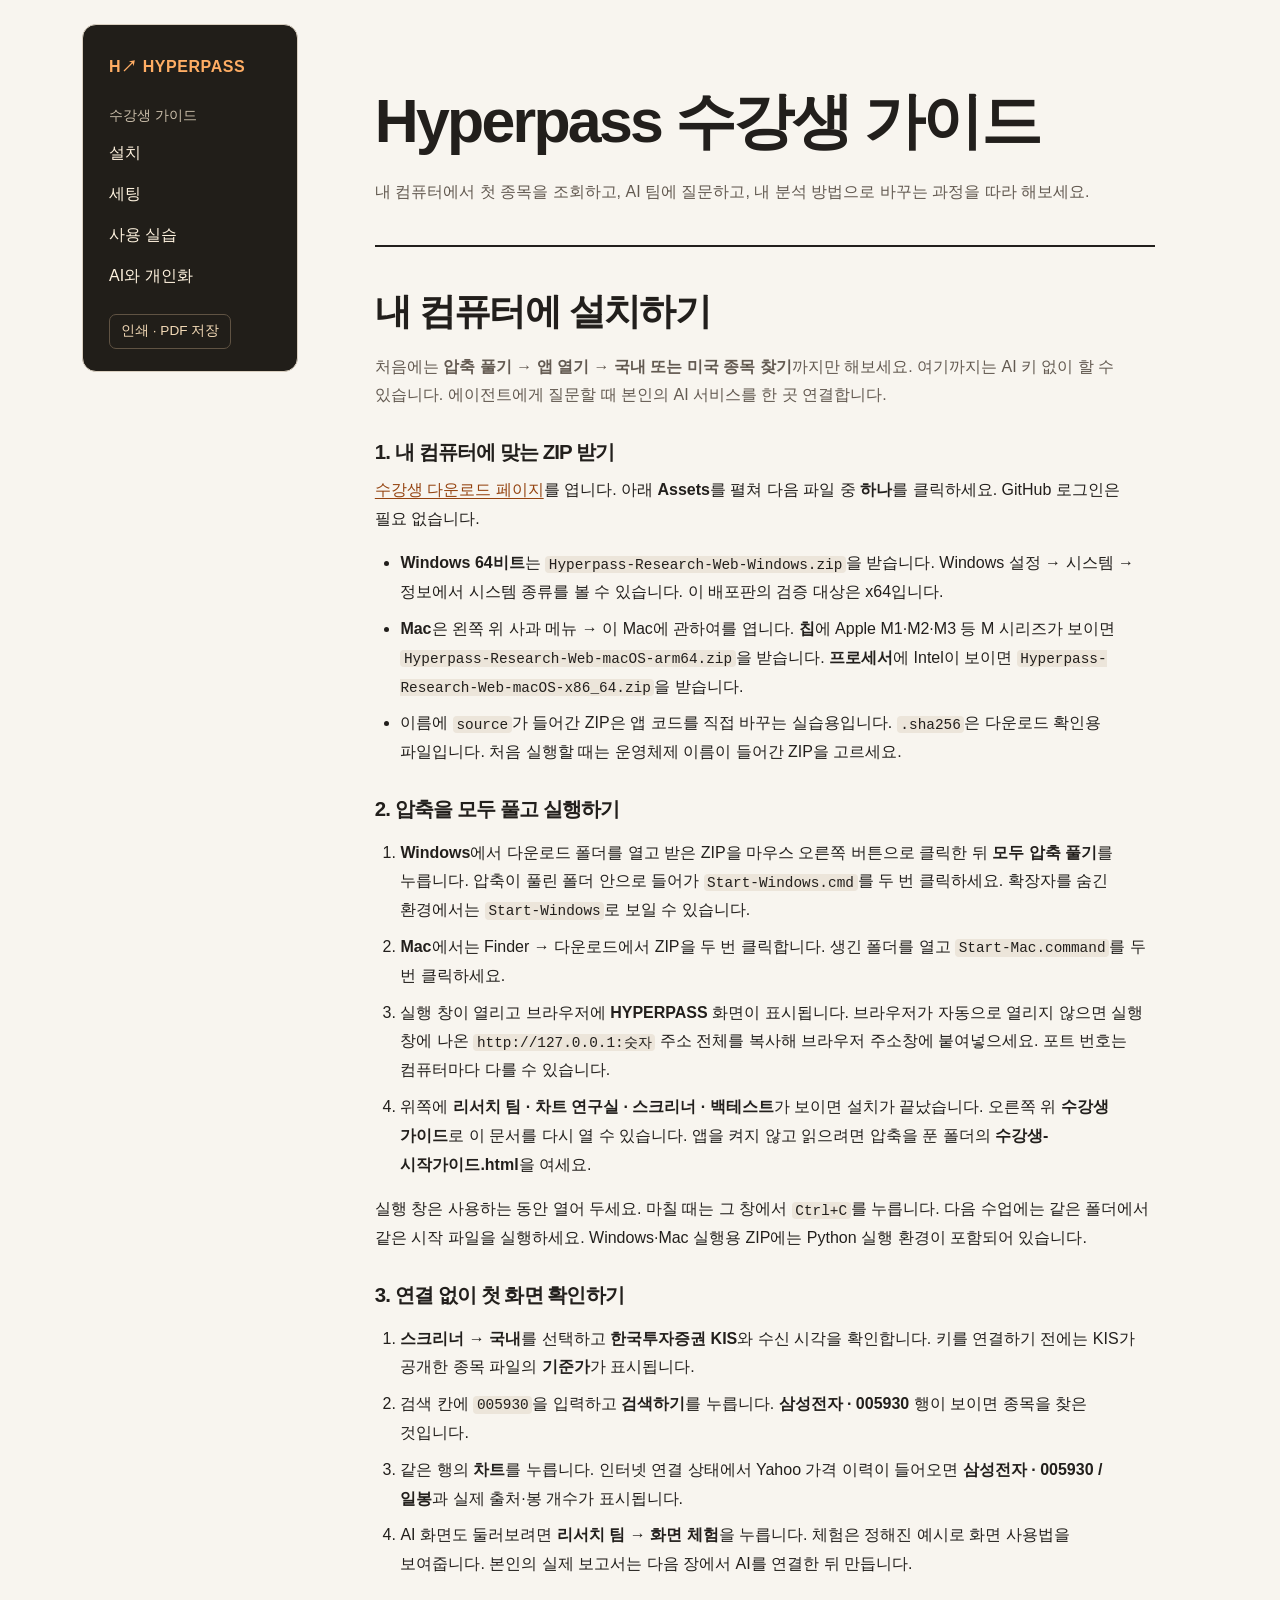
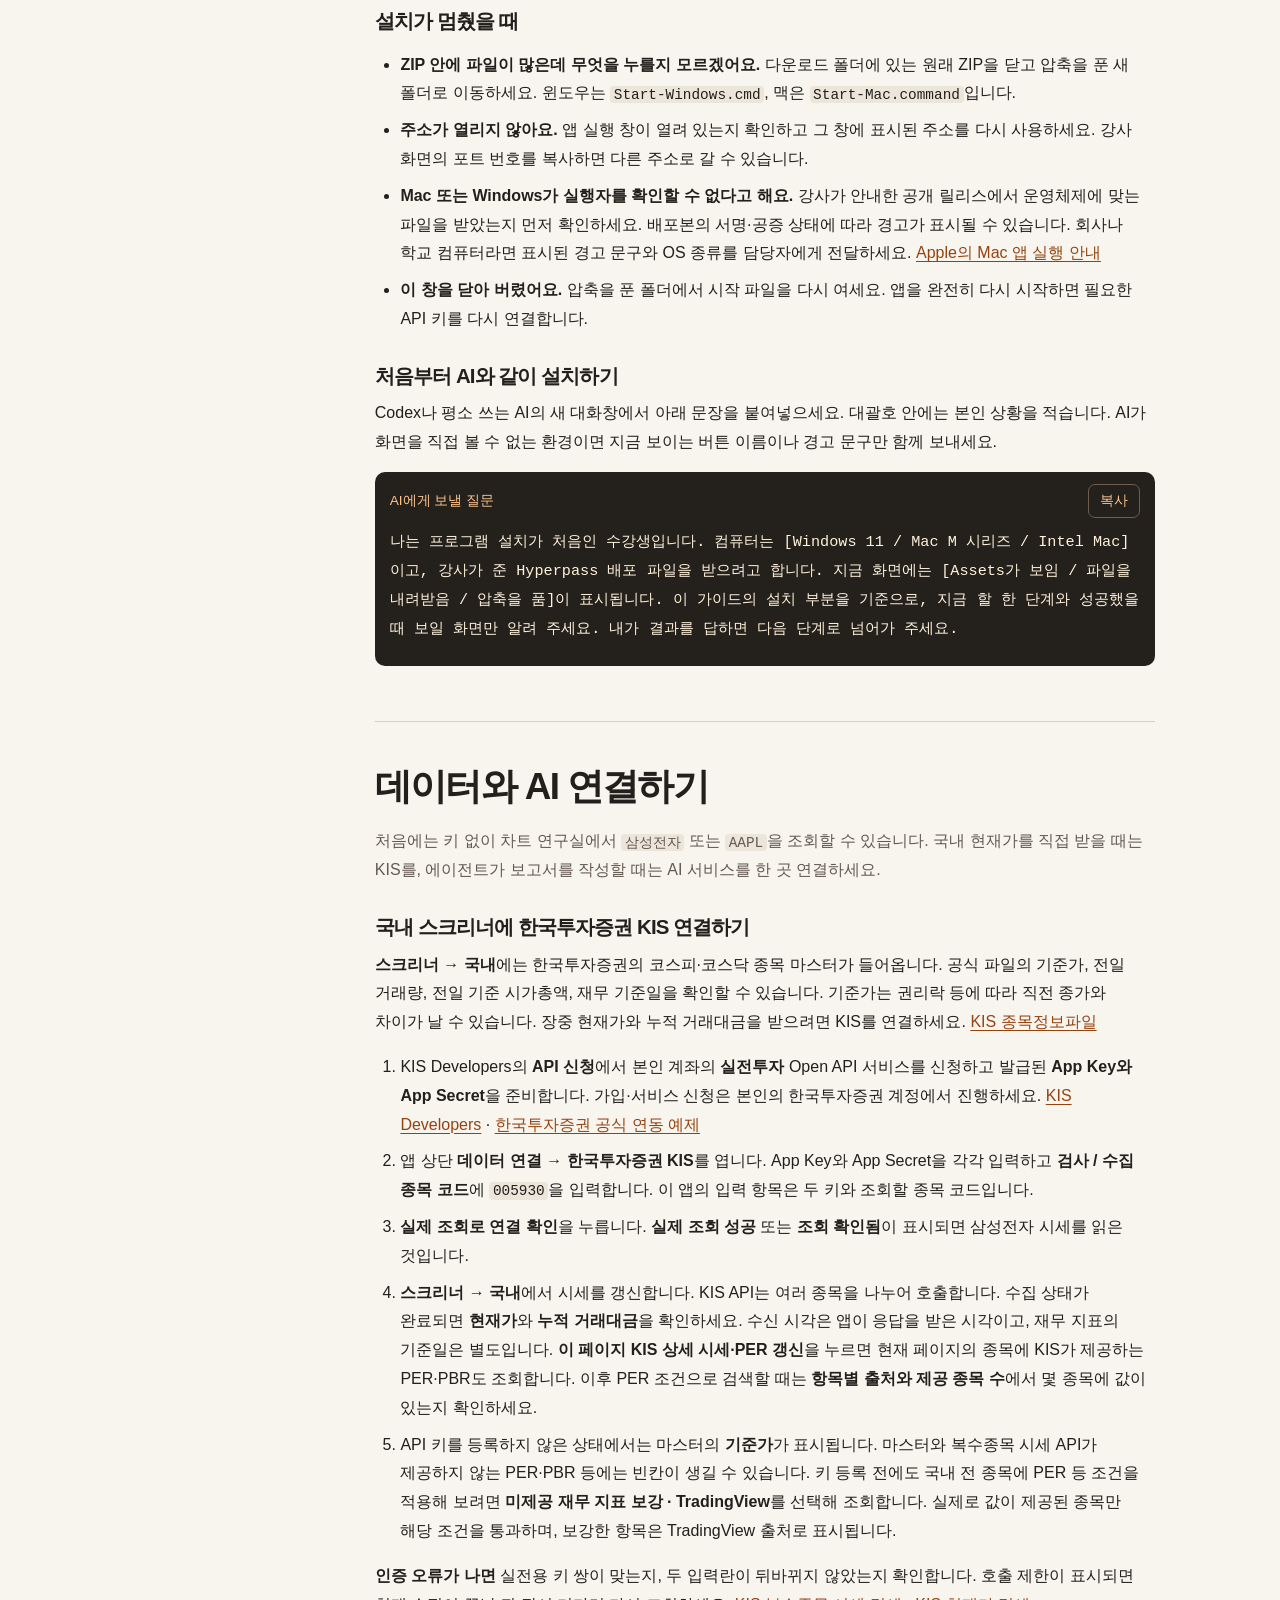
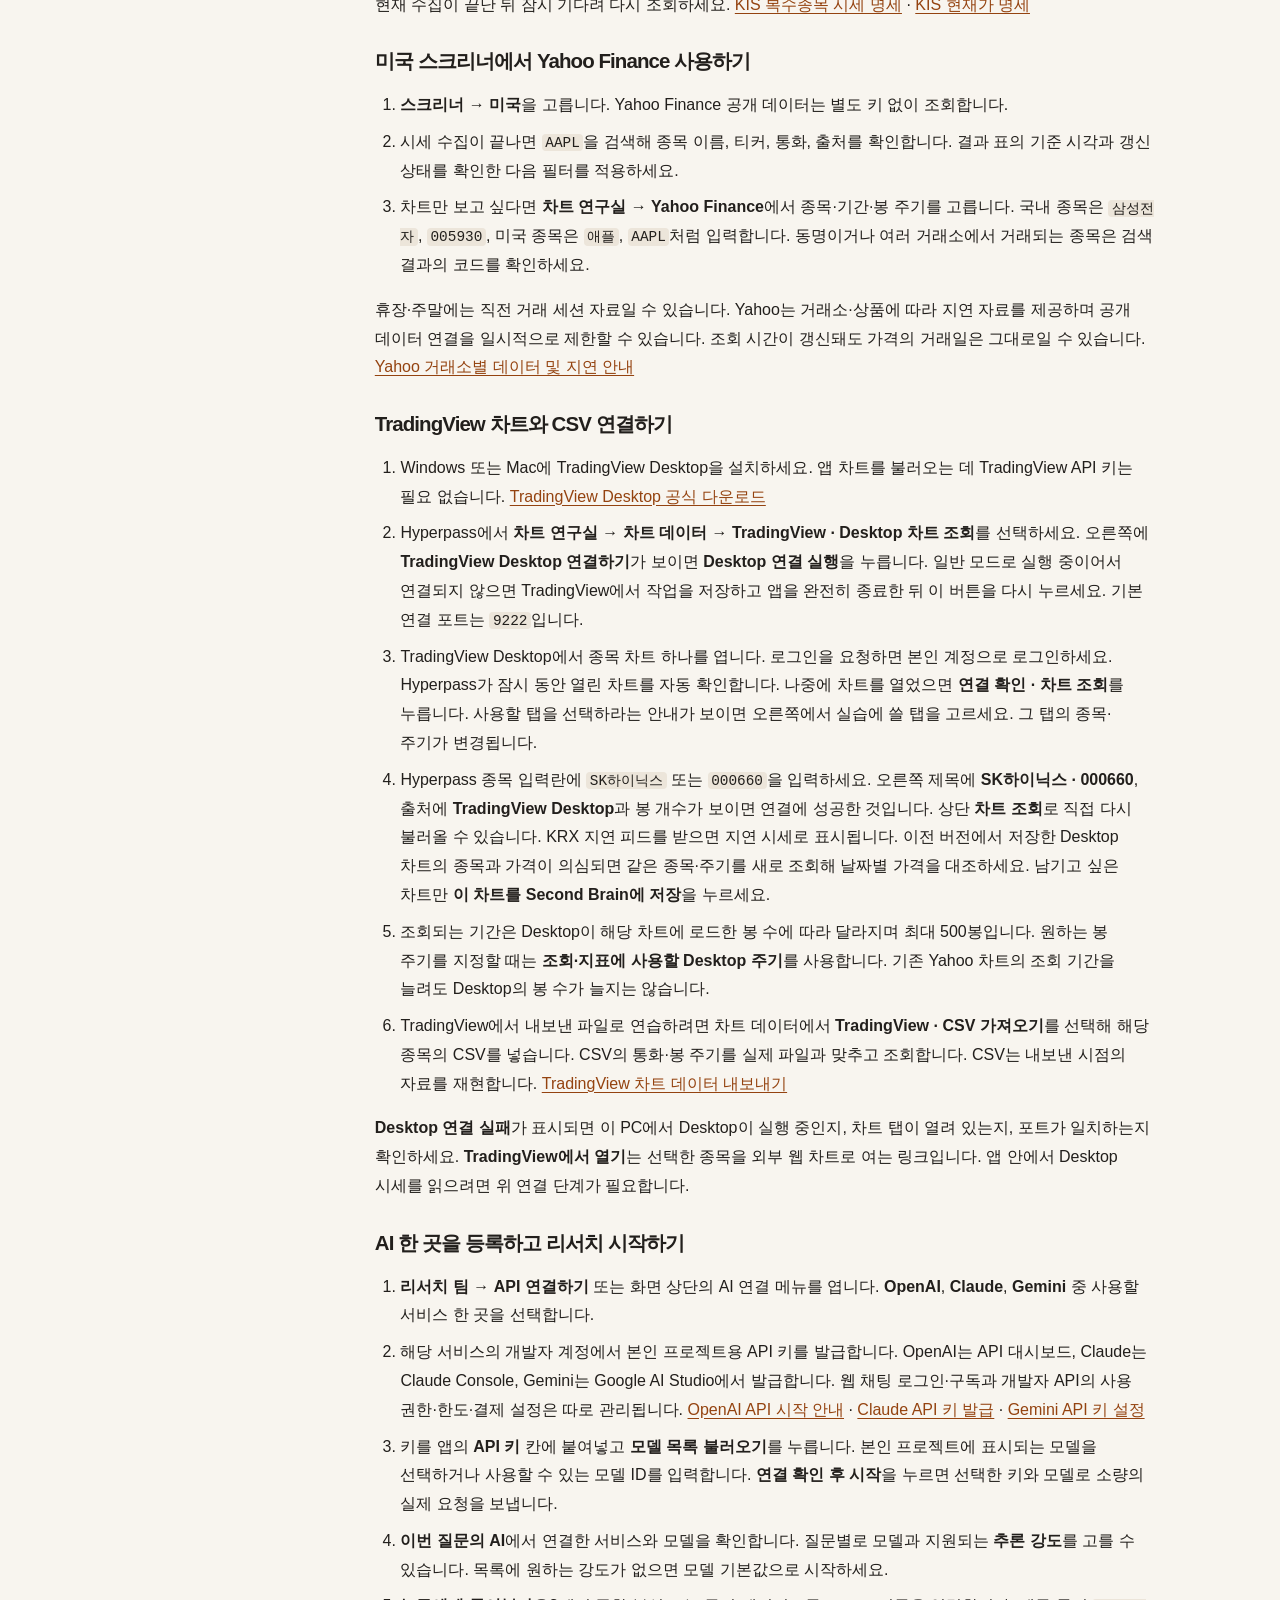
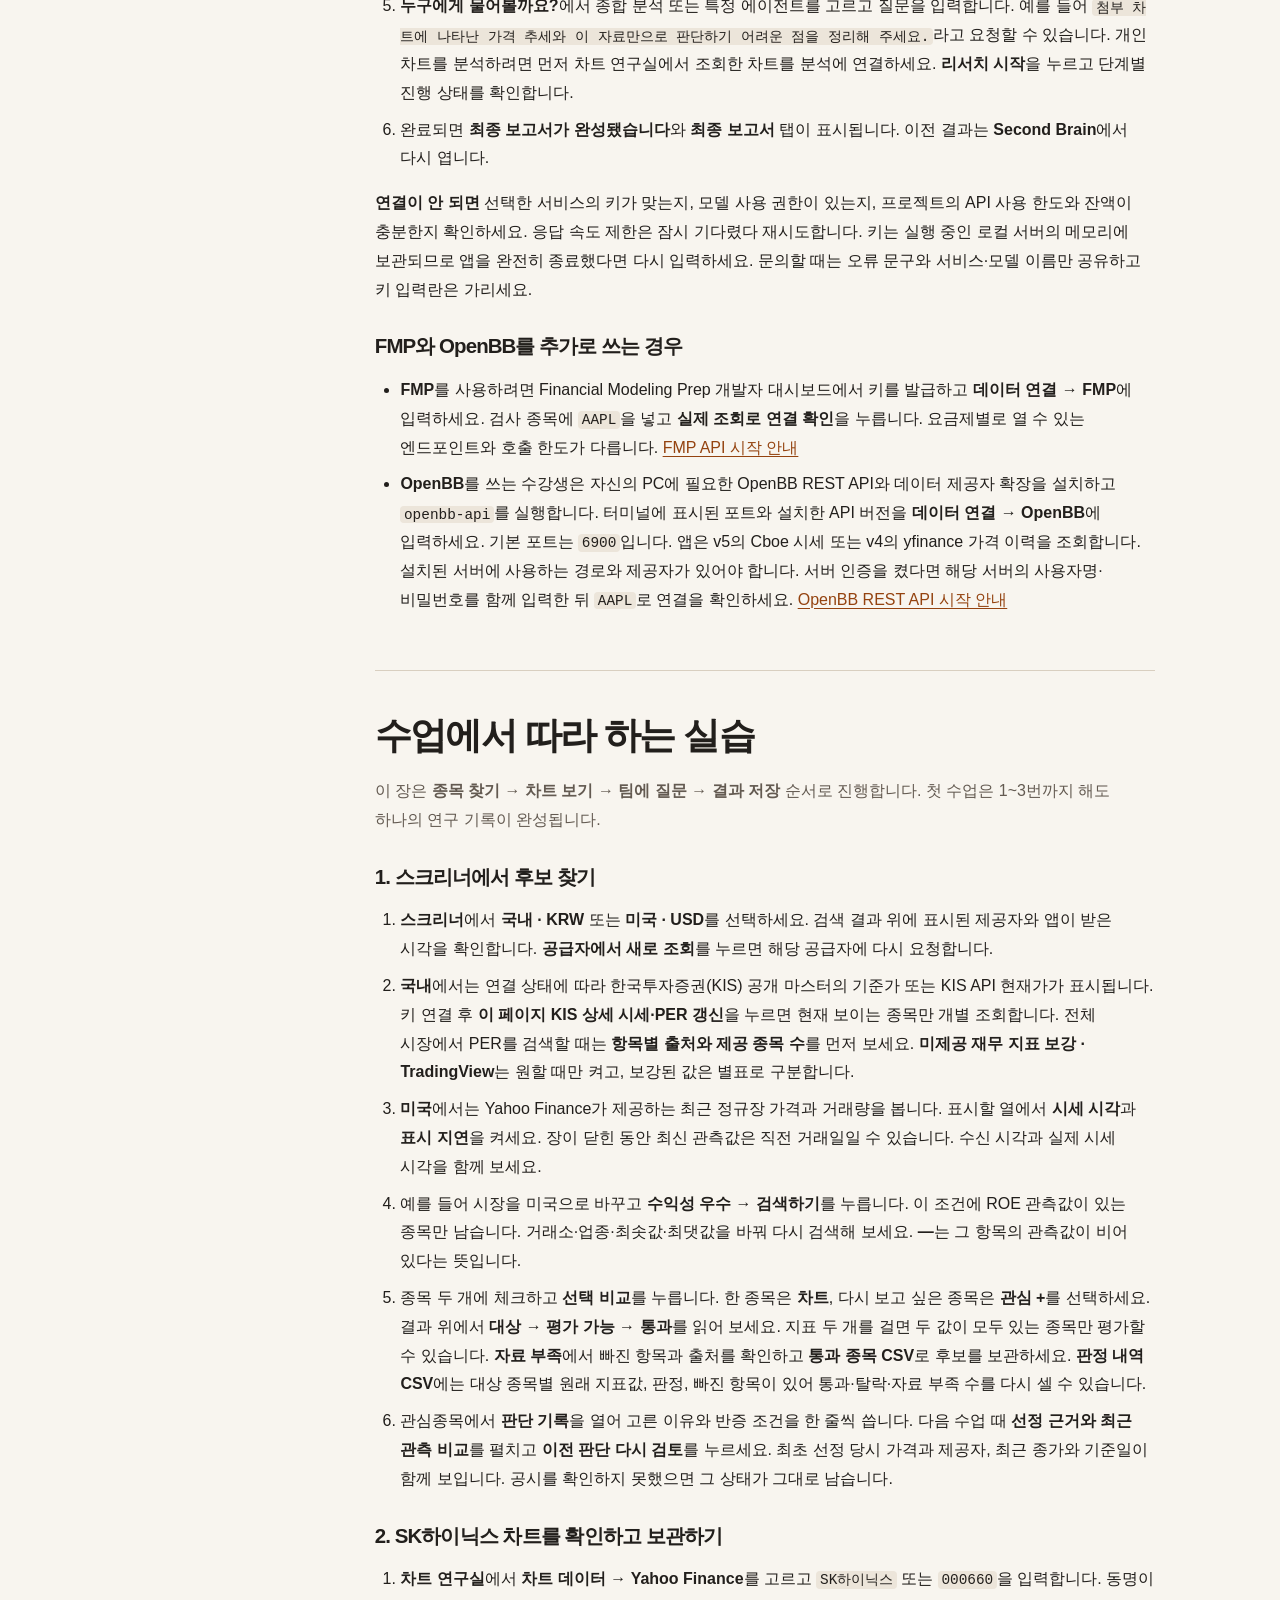
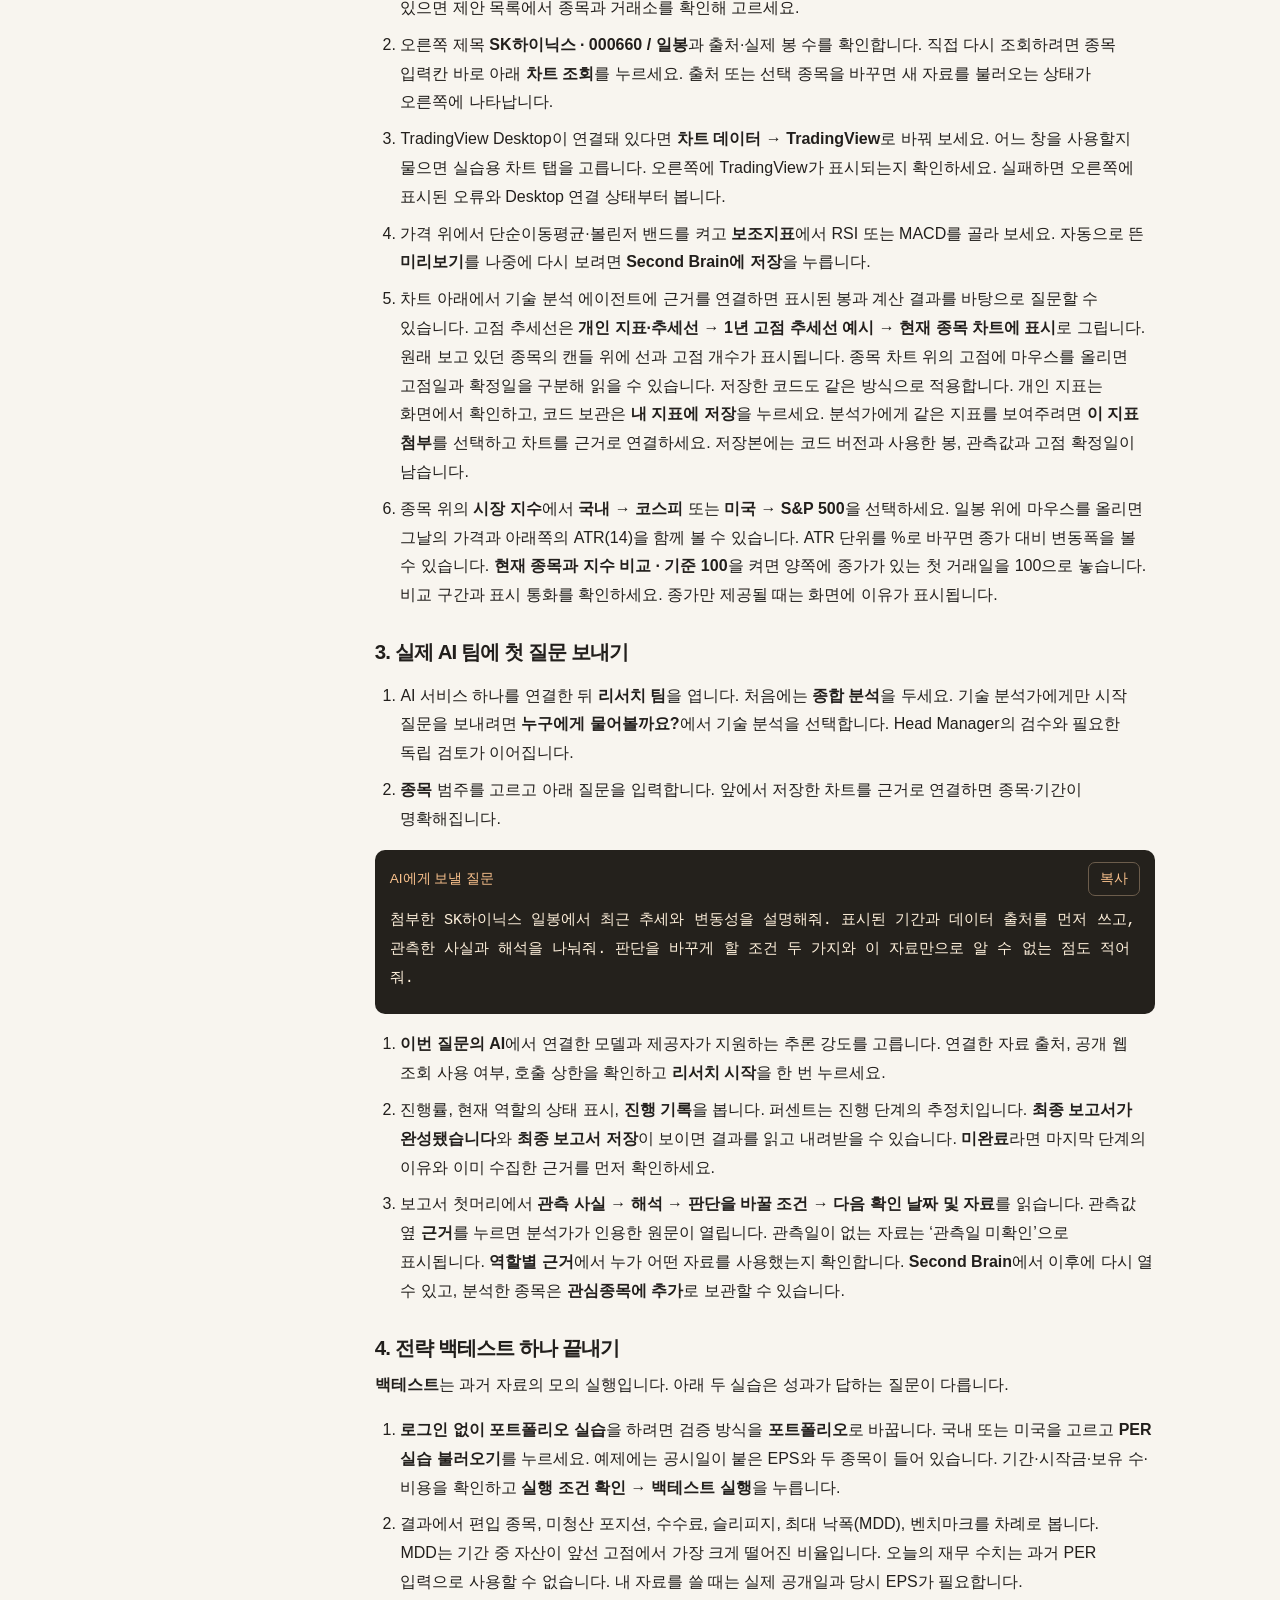
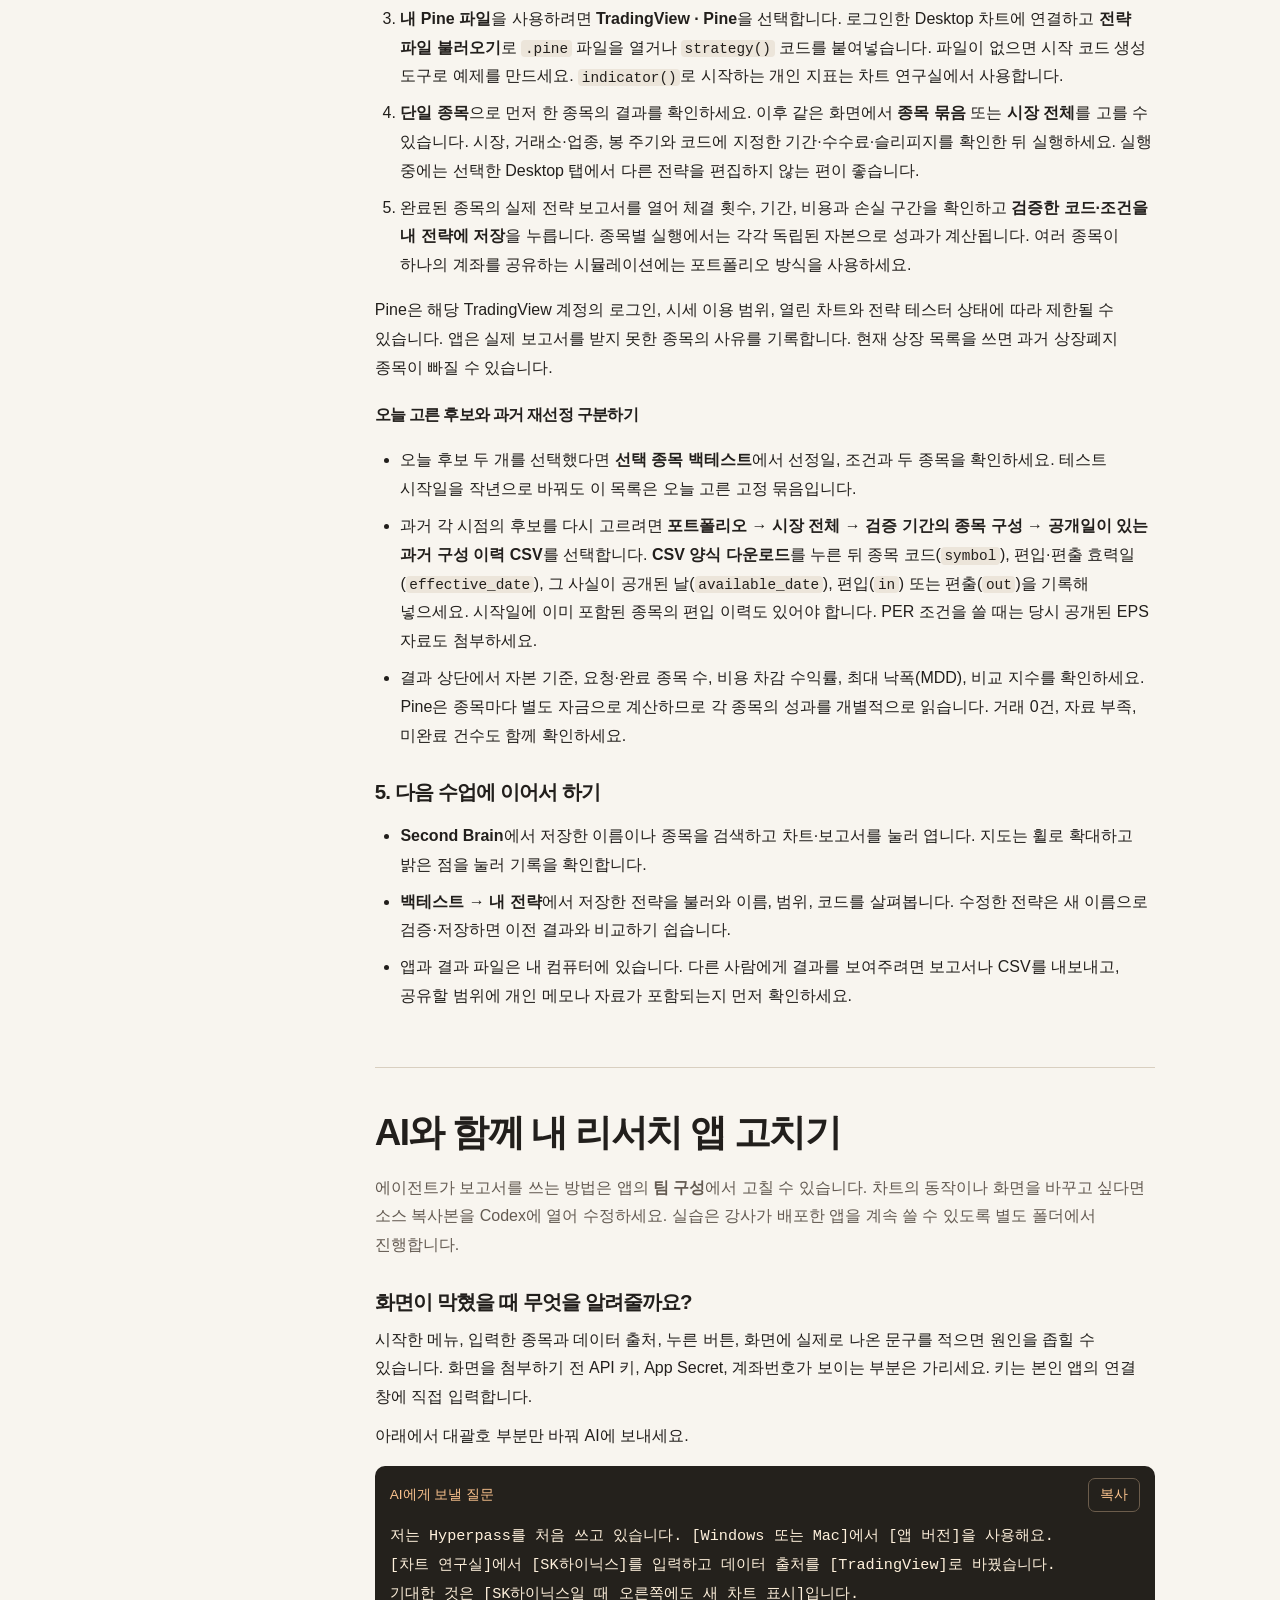
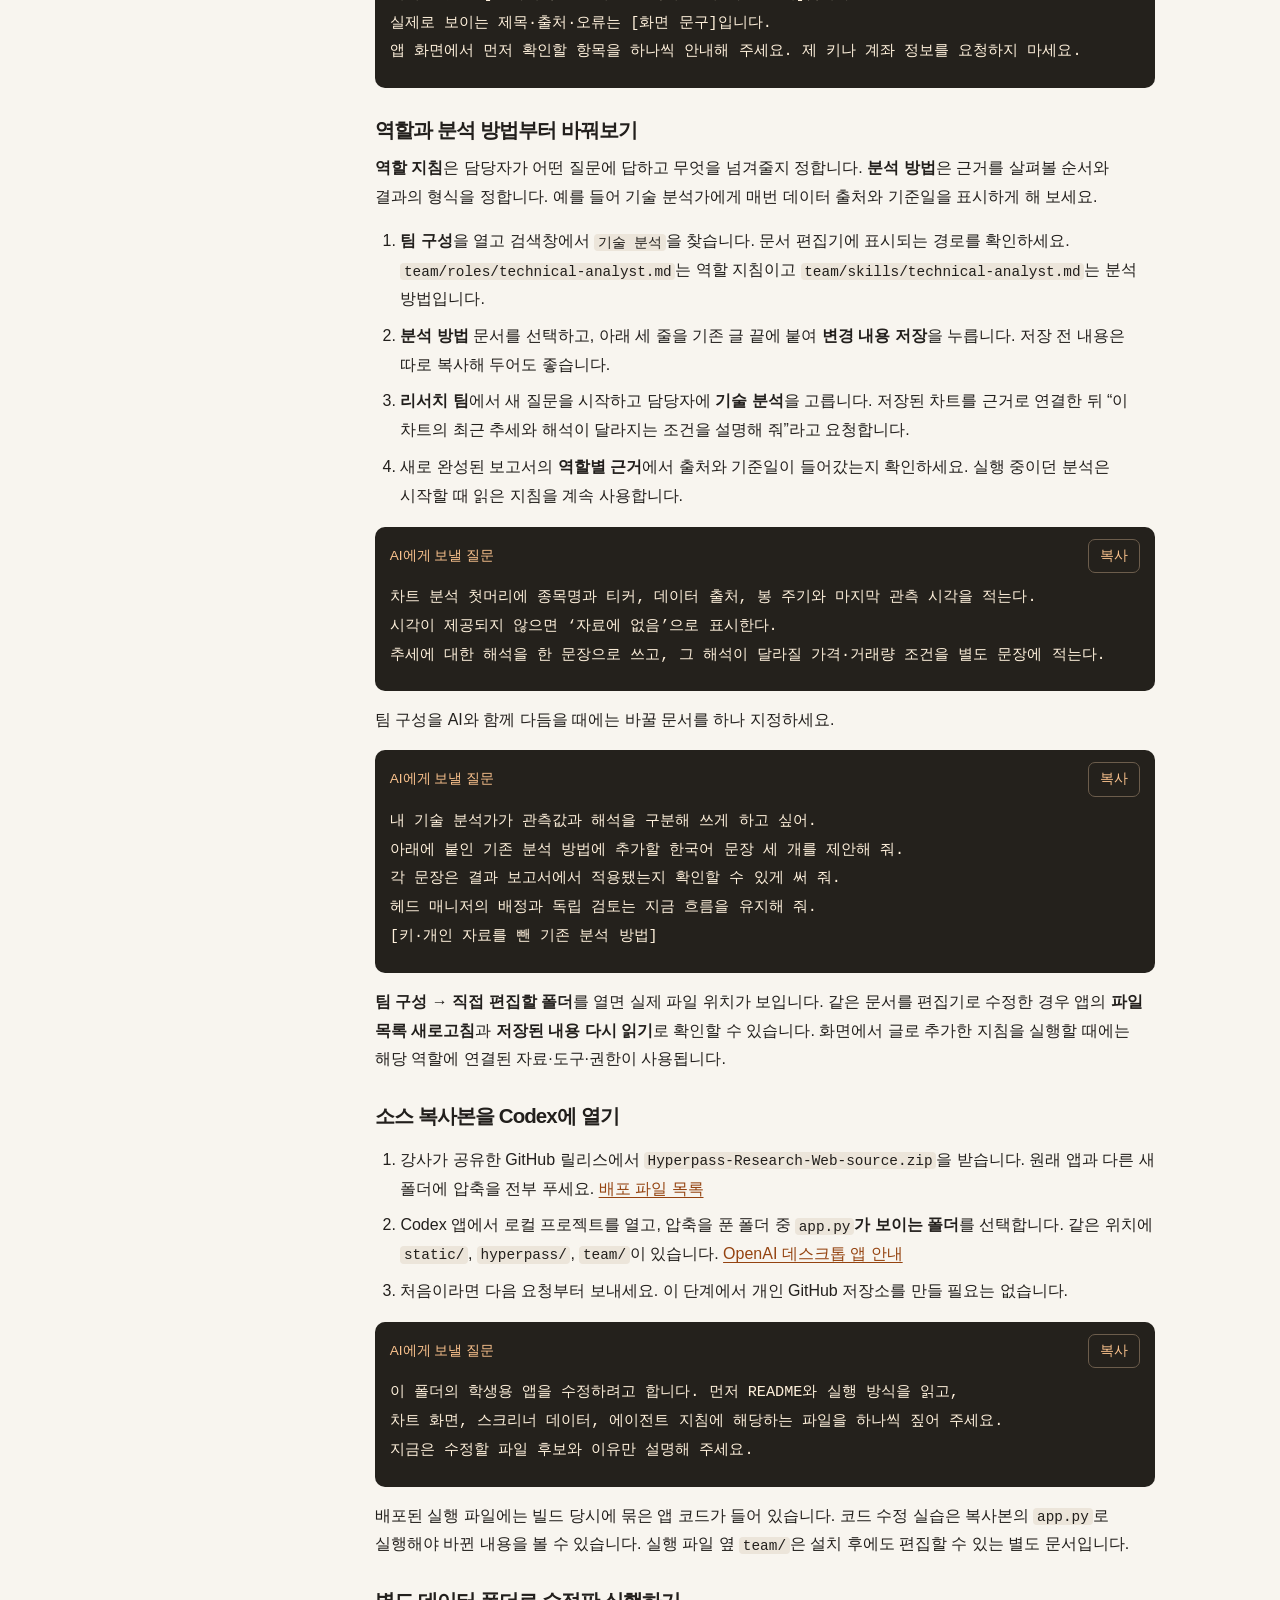
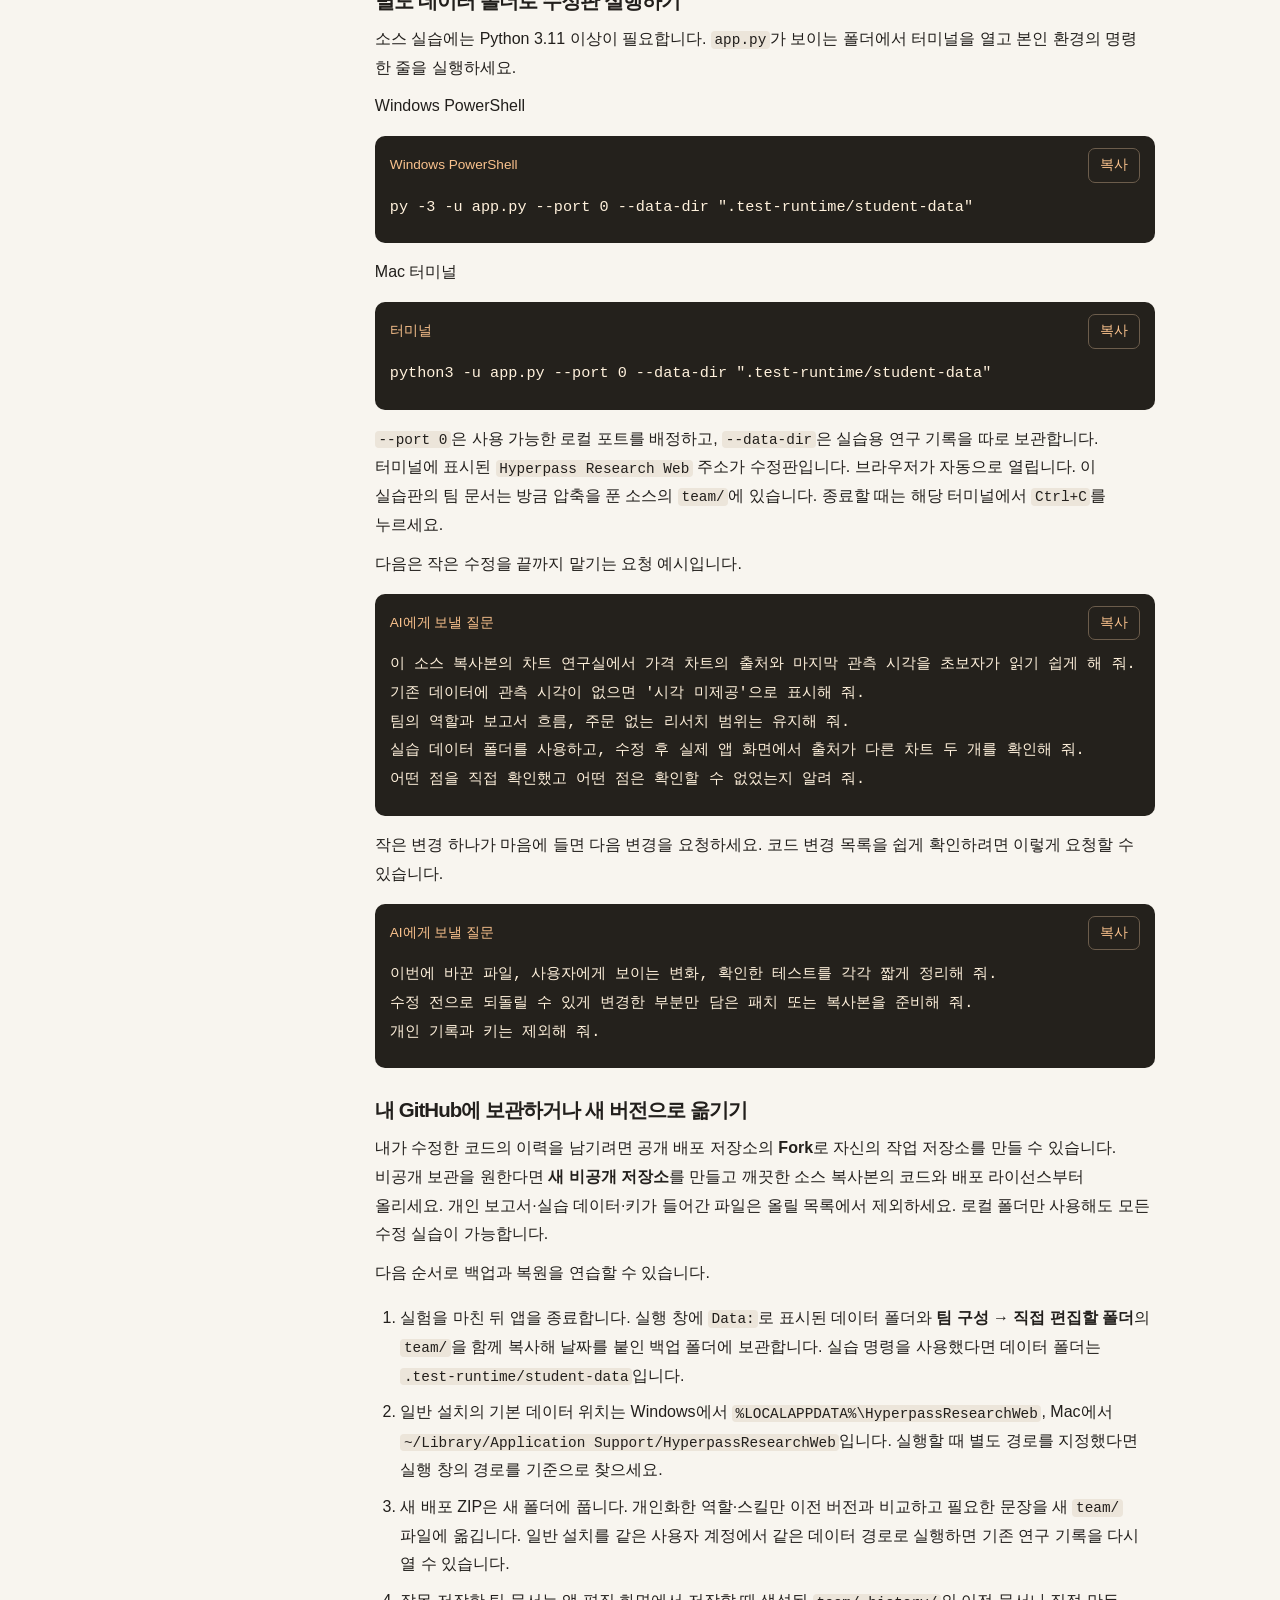
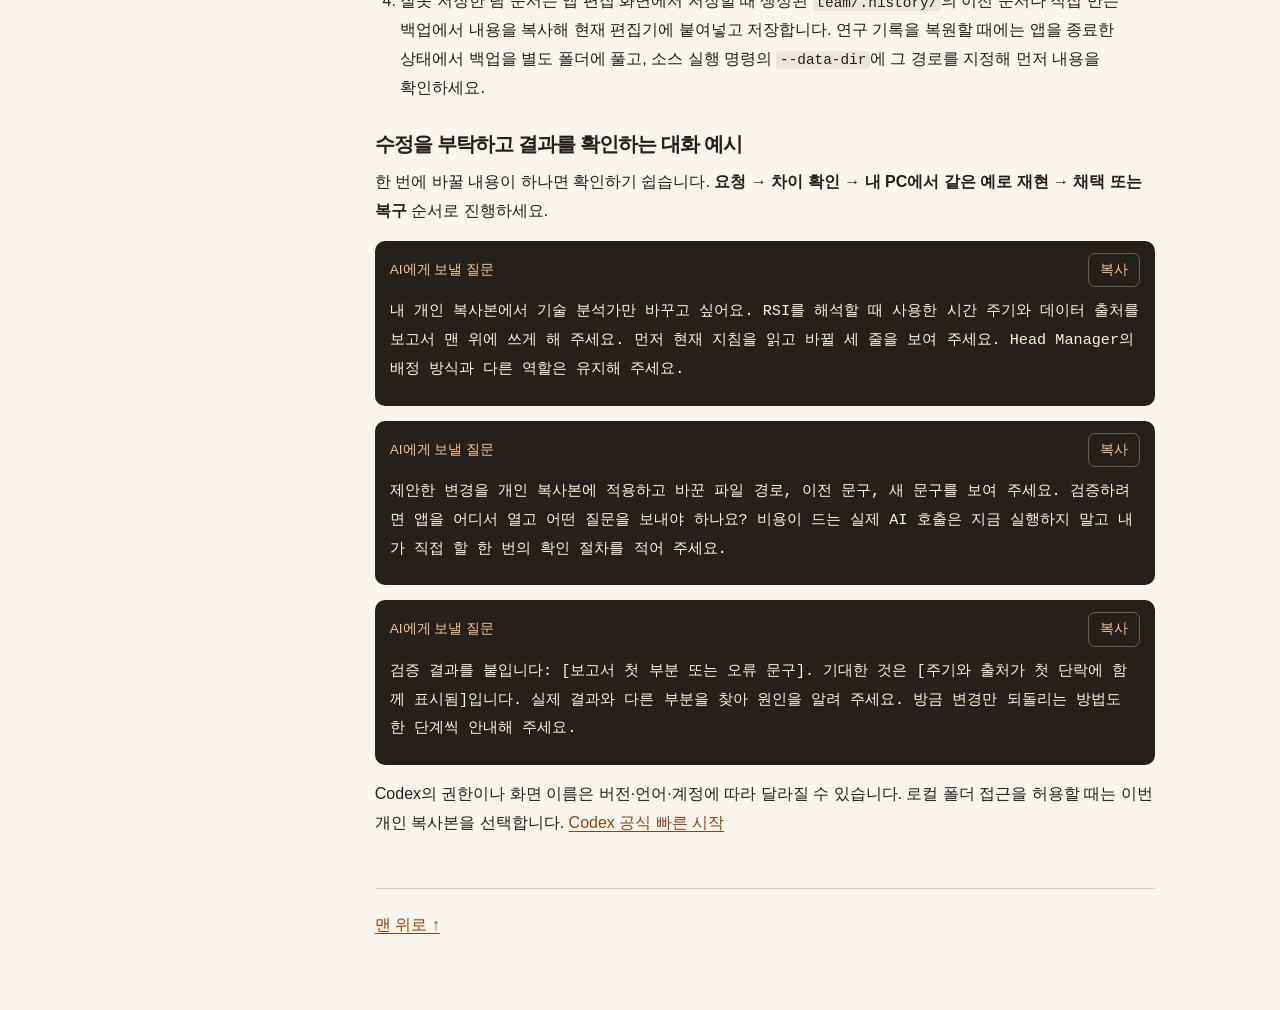
<file: 수강생-시작가이드.html>
<!doctype html>
<html lang="ko"><head><meta charset="utf-8"><meta name="viewport" content="width=device-width,initial-scale=1"><title>Hyperpass 수강생 가이드</title><link rel="stylesheet" href="static/student-guide.css"></head>
<body><a class="skip" href="#install">본문으로 이동</a><div class="layout"><nav aria-label="가이드 목차"><a class="brand" href="#top">H↗ HYPERPASS</a><p>수강생 가이드</p><a href="#install">설치</a><a href="#setup">세팅</a><a href="#use">사용 실습</a><a href="#custom">AI와 개인화</a><button type="button" id="print">인쇄 · PDF 저장</button></nav>
<main><header id="top"><h1>Hyperpass 수강생 가이드</h1><p>내 컴퓨터에서 첫 종목을 조회하고, AI 팀에 질문하고, 내 분석 방법으로 바꾸는 과정을 따라 해보세요.</p></header>
<section class="chapter" id="install">
<h2>내 컴퓨터에 설치하기</h2>
<p>처음에는 <strong>압축 풀기 → 앱 열기 → 국내 또는 미국 종목 찾기</strong>까지만 해보세요. 여기까지는 AI 키 없이 할 수 있습니다. 에이전트에게 질문할 때 본인의 AI 서비스를 한 곳 연결합니다.</p>
<h3>1. 내 컴퓨터에 맞는 ZIP 받기</h3>
<p><a href="https://github.com/rrw9002-ops/Hyperpass-Research-Web/releases/tag/v0.7.5-preview">수강생 다운로드 페이지</a>를 엽니다. 아래 <strong>Assets</strong>를 펼쳐 다음 파일 중 <strong>하나</strong>를 클릭하세요. GitHub 로그인은 필요 없습니다.</p>
<ul>
<li><strong>Windows 64비트</strong>는 <code>Hyperpass-Research-Web-Windows.zip</code>을 받습니다. Windows 설정 → 시스템 → 정보에서 시스템 종류를 볼 수 있습니다. 이 배포판의 검증 대상은 x64입니다.</li>
<li><strong>Mac</strong>은 왼쪽 위 사과 메뉴 → 이 Mac에 관하여를 엽니다. <strong>칩</strong>에 Apple M1·M2·M3 등 M 시리즈가 보이면 <code>Hyperpass-Research-Web-macOS-arm64.zip</code>을 받습니다. <strong>프로세서</strong>에 Intel이 보이면 <code>Hyperpass-Research-Web-macOS-x86_64.zip</code>을 받습니다.</li>
<li>이름에 <code>source</code>가 들어간 ZIP은 앱 코드를 직접 바꾸는 실습용입니다. <code>.sha256</code>은 다운로드 확인용 파일입니다. 처음 실행할 때는 운영체제 이름이 들어간 ZIP을 고르세요.</li>
</ul>
<h3>2. 압축을 모두 풀고 실행하기</h3>
<ol>
<li><strong>Windows</strong>에서 다운로드 폴더를 열고 받은 ZIP을 마우스 오른쪽 버튼으로 클릭한 뒤 <strong>모두 압축 풀기</strong>를 누릅니다. 압축이 풀린 폴더 안으로 들어가 <code>Start-Windows.cmd</code>를 두 번 클릭하세요. 확장자를 숨긴 환경에서는 <code>Start-Windows</code>로 보일 수 있습니다.</li>
<li><strong>Mac</strong>에서는 Finder → 다운로드에서 ZIP을 두 번 클릭합니다. 생긴 폴더를 열고 <code>Start-Mac.command</code>를 두 번 클릭하세요.</li>
<li>실행 창이 열리고 브라우저에 <strong>HYPERPASS</strong> 화면이 표시됩니다. 브라우저가 자동으로 열리지 않으면 실행 창에 나온 <code>http://127.0.0.1:숫자</code> 주소 전체를 복사해 브라우저 주소창에 붙여넣으세요. 포트 번호는 컴퓨터마다 다를 수 있습니다.</li>
<li>위쪽에 <strong>리서치 팀 · 차트 연구실 · 스크리너 · 백테스트</strong>가 보이면 설치가 끝났습니다. 오른쪽 위 <strong>수강생 가이드</strong>로 이 문서를 다시 열 수 있습니다. 앱을 켜지 않고 읽으려면 압축을 푼 폴더의 <strong>수강생-시작가이드.html</strong>을 여세요.</li>
</ol>
<p>실행 창은 사용하는 동안 열어 두세요. 마칠 때는 그 창에서 <code>Ctrl+C</code>를 누릅니다. 다음 수업에는 같은 폴더에서 같은 시작 파일을 실행하세요. Windows·Mac 실행용 ZIP에는 Python 실행 환경이 포함되어 있습니다.</p>
<h3>3. 연결 없이 첫 화면 확인하기</h3>
<ol>
<li><strong>스크리너 → 국내</strong>를 선택하고 <strong>한국투자증권 KIS</strong>와 수신 시각을 확인합니다. 키를 연결하기 전에는 KIS가 공개한 종목 파일의 <strong>기준가</strong>가 표시됩니다.</li>
<li>검색 칸에 <code>005930</code>을 입력하고 <strong>검색하기</strong>를 누릅니다. <strong>삼성전자 · 005930</strong> 행이 보이면 종목을 찾은 것입니다.</li>
<li>같은 행의 <strong>차트</strong>를 누릅니다. 인터넷 연결 상태에서 Yahoo 가격 이력이 들어오면 <strong>삼성전자 · 005930 / 일봉</strong>과 실제 출처·봉 개수가 표시됩니다.</li>
<li>AI 화면도 둘러보려면 <strong>리서치 팀 → 화면 체험</strong>을 누릅니다. 체험은 정해진 예시로 화면 사용법을 보여줍니다. 본인의 실제 보고서는 다음 장에서 AI를 연결한 뒤 만듭니다.</li>
</ol>
<h3>설치가 멈췄을 때</h3>
<ul>
<li><strong>ZIP 안에 파일이 많은데 무엇을 누를지 모르겠어요.</strong> 다운로드 폴더에 있는 원래 ZIP을 닫고 압축을 푼 새 폴더로 이동하세요. 윈도우는 <code>Start-Windows.cmd</code>, 맥은 <code>Start-Mac.command</code>입니다.</li>
<li><strong>주소가 열리지 않아요.</strong> 앱 실행 창이 열려 있는지 확인하고 그 창에 표시된 주소를 다시 사용하세요. 강사 화면의 포트 번호를 복사하면 다른 주소로 갈 수 있습니다.</li>
<li><strong>Mac 또는 Windows가 실행자를 확인할 수 없다고 해요.</strong> 강사가 안내한 공개 릴리스에서 운영체제에 맞는 파일을 받았는지 먼저 확인하세요. 배포본의 서명·공증 상태에 따라 경고가 표시될 수 있습니다. 회사나 학교 컴퓨터라면 표시된 경고 문구와 OS 종류를 담당자에게 전달하세요. <a href="https://support.apple.com/ko-kr/102445">Apple의 Mac 앱 실행 안내</a></li>
<li><strong>이 창을 닫아 버렸어요.</strong> 압축을 푼 폴더에서 시작 파일을 다시 여세요. 앱을 완전히 다시 시작하면 필요한 API 키를 다시 연결합니다.</li>
</ul>
<h3>처음부터 AI와 같이 설치하기</h3>
<p>Codex나 평소 쓰는 AI의 새 대화창에서 아래 문장을 붙여넣으세요. 대괄호 안에는 본인 상황을 적습니다. AI가 화면을 직접 볼 수 없는 환경이면 지금 보이는 버튼 이름이나 경고 문구만 함께 보내세요.</p>
<div class="example"><div><span>AI에게 보낼 질문</span><button class="copy" type="button">복사</button></div><pre><code>나는 프로그램 설치가 처음인 수강생입니다. 컴퓨터는 [Windows 11 / Mac M 시리즈 / Intel Mac]이고, 강사가 준 Hyperpass 배포 파일을 받으려고 합니다. 지금 화면에는 [Assets가 보임 / 파일을 내려받음 / 압축을 품]이 표시됩니다. 이 가이드의 설치 부분을 기준으로, 지금 할 한 단계와 성공했을 때 보일 화면만 알려 주세요. 내가 결과를 답하면 다음 단계로 넘어가 주세요.</code></pre></div>
</section>
<section class="chapter" id="setup">
<h2>데이터와 AI 연결하기</h2>
<p>처음에는 키 없이 차트 연구실에서 <code>삼성전자</code> 또는 <code>AAPL</code>을 조회할 수 있습니다. 국내 현재가를 직접 받을 때는 KIS를, 에이전트가 보고서를 작성할 때는 AI 서비스를 한 곳 연결하세요.</p>
<h3>국내 스크리너에 한국투자증권 KIS 연결하기</h3>
<p><strong>스크리너 → 국내</strong>에는 한국투자증권의 코스피·코스닥 종목 마스터가 들어옵니다. 공식 파일의 기준가, 전일 거래량, 전일 기준 시가총액, 재무 기준일을 확인할 수 있습니다. 기준가는 권리락 등에 따라 직전 종가와 차이가 날 수 있습니다. 장중 현재가와 누적 거래대금을 받으려면 KIS를 연결하세요. <a href="https://github.com/koreainvestment/open-trading-api/tree/main/stocks_info">KIS 종목정보파일</a></p>
<ol>
<li>KIS Developers의 <strong>API 신청</strong>에서 본인 계좌의 <strong>실전투자</strong> Open API 서비스를 신청하고 발급된 <strong>App Key와 App Secret</strong>을 준비합니다. 가입·서비스 신청은 본인의 한국투자증권 계정에서 진행하세요. <a href="https://apiportal.koreainvestment.com/">KIS Developers</a> · <a href="https://github.com/koreainvestment/open-trading-api">한국투자증권 공식 연동 예제</a></li>
<li>앱 상단 <strong>데이터 연결 → 한국투자증권 KIS</strong>를 엽니다. App Key와 App Secret을 각각 입력하고 <strong>검사 / 수집 종목 코드</strong>에 <code>005930</code>을 입력합니다. 이 앱의 입력 항목은 두 키와 조회할 종목 코드입니다.</li>
<li><strong>실제 조회로 연결 확인</strong>을 누릅니다. <strong>실제 조회 성공</strong> 또는 <strong>조회 확인됨</strong>이 표시되면 삼성전자 시세를 읽은 것입니다.</li>
<li><strong>스크리너 → 국내</strong>에서 시세를 갱신합니다. KIS API는 여러 종목을 나누어 호출합니다. 수집 상태가 완료되면 <strong>현재가</strong>와 <strong>누적 거래대금</strong>을 확인하세요. 수신 시각은 앱이 응답을 받은 시각이고, 재무 지표의 기준일은 별도입니다. <strong>이 페이지 KIS 상세 시세·PER 갱신</strong>을 누르면 현재 페이지의 종목에 KIS가 제공하는 PER·PBR도 조회합니다. 이후 PER 조건으로 검색할 때는 <strong>항목별 출처와 제공 종목 수</strong>에서 몇 종목에 값이 있는지 확인하세요.</li>
<li>API 키를 등록하지 않은 상태에서는 마스터의 <strong>기준가</strong>가 표시됩니다. 마스터와 복수종목 시세 API가 제공하지 않는 PER·PBR 등에는 빈칸이 생길 수 있습니다. 키 등록 전에도 국내 전 종목에 PER 등 조건을 적용해 보려면 <strong>미제공 재무 지표 보강 · TradingView</strong>를 선택해 조회합니다. 실제로 값이 제공된 종목만 해당 조건을 통과하며, 보강한 항목은 TradingView 출처로 표시됩니다.</li>
</ol>
<p><strong>인증 오류가 나면</strong> 실전용 키 쌍이 맞는지, 두 입력란이 뒤바뀌지 않았는지 확인합니다. 호출 제한이 표시되면 현재 수집이 끝난 뒤 잠시 기다려 다시 조회하세요. <a href="https://github.com/koreainvestment/open-trading-api/tree/main/examples_llm/domestic_stock/intstock_multprice">KIS 복수종목 시세 명세</a> · <a href="https://github.com/koreainvestment/open-trading-api/tree/main/examples_llm/domestic_stock/inquire_price">KIS 현재가 명세</a></p>
<h3>미국 스크리너에서 Yahoo Finance 사용하기</h3>
<ol>
<li><strong>스크리너 → 미국</strong>을 고릅니다. Yahoo Finance 공개 데이터는 별도 키 없이 조회합니다.</li>
<li>시세 수집이 끝나면 <code>AAPL</code>을 검색해 종목 이름, 티커, 통화, 출처를 확인합니다. 결과 표의 기준 시각과 갱신 상태를 확인한 다음 필터를 적용하세요.</li>
<li>차트만 보고 싶다면 <strong>차트 연구실 → Yahoo Finance</strong>에서 종목·기간·봉 주기를 고릅니다. 국내 종목은 <code>삼성전자</code>, <code>005930</code>, 미국 종목은 <code>애플</code>, <code>AAPL</code>처럼 입력합니다. 동명이거나 여러 거래소에서 거래되는 종목은 검색 결과의 코드를 확인하세요.</li>
</ol>
<p>휴장·주말에는 직전 거래 세션 자료일 수 있습니다. Yahoo는 거래소·상품에 따라 지연 자료를 제공하며 공개 데이터 연결을 일시적으로 제한할 수 있습니다. 조회 시간이 갱신돼도 가격의 거래일은 그대로일 수 있습니다. <a href="https://help.yahoo.com/kb/finance/article-exchanges-data-delays-sln2310.html">Yahoo 거래소별 데이터 및 지연 안내</a></p>
<h3>TradingView 차트와 CSV 연결하기</h3>
<ol>
<li>Windows 또는 Mac에 TradingView Desktop을 설치하세요. 앱 차트를 불러오는 데 TradingView API 키는 필요 없습니다. <a href="https://www.tradingview.com/desktop/">TradingView Desktop 공식 다운로드</a></li>
<li>Hyperpass에서 <strong>차트 연구실 → 차트 데이터 → TradingView · Desktop 차트 조회</strong>를 선택하세요. 오른쪽에 <strong>TradingView Desktop 연결하기</strong>가 보이면 <strong>Desktop 연결 실행</strong>을 누릅니다. 일반 모드로 실행 중이어서 연결되지 않으면 TradingView에서 작업을 저장하고 앱을 완전히 종료한 뒤 이 버튼을 다시 누르세요. 기본 연결 포트는 <code>9222</code>입니다.</li>
<li>TradingView Desktop에서 종목 차트 하나를 엽니다. 로그인을 요청하면 본인 계정으로 로그인하세요. Hyperpass가 잠시 동안 열린 차트를 자동 확인합니다. 나중에 차트를 열었으면 <strong>연결 확인 · 차트 조회</strong>를 누릅니다. 사용할 탭을 선택하라는 안내가 보이면 오른쪽에서 실습에 쓸 탭을 고르세요. 그 탭의 종목·주기가 변경됩니다.</li>
<li>Hyperpass 종목 입력란에 <code>SK하이닉스</code> 또는 <code>000660</code>을 입력하세요. 오른쪽 제목에 <strong>SK하이닉스 · 000660</strong>, 출처에 <strong>TradingView Desktop</strong>과 봉 개수가 보이면 연결에 성공한 것입니다. 상단 <strong>차트 조회</strong>로 직접 다시 불러올 수 있습니다. KRX 지연 피드를 받으면 지연 시세로 표시됩니다. 이전 버전에서 저장한 Desktop 차트의 종목과 가격이 의심되면 같은 종목·주기를 새로 조회해 날짜별 가격을 대조하세요. 남기고 싶은 차트만 <strong>이 차트를 Second Brain에 저장</strong>을 누르세요.</li>
<li>조회되는 기간은 Desktop이 해당 차트에 로드한 봉 수에 따라 달라지며 최대 500봉입니다. 원하는 봉 주기를 지정할 때는 <strong>조회·지표에 사용할 Desktop 주기</strong>를 사용합니다. 기존 Yahoo 차트의 조회 기간을 늘려도 Desktop의 봉 수가 늘지는 않습니다.</li>
<li>TradingView에서 내보낸 파일로 연습하려면 차트 데이터에서 <strong>TradingView · CSV 가져오기</strong>를 선택해 해당 종목의 CSV를 넣습니다. CSV의 통화·봉 주기를 실제 파일과 맞추고 조회합니다. CSV는 내보낸 시점의 자료를 재현합니다. <a href="https://www.tradingview.com/support/solutions/43000537255-how-to-export-chart-data/">TradingView 차트 데이터 내보내기</a></li>
</ol>
<p><strong>Desktop 연결 실패</strong>가 표시되면 이 PC에서 Desktop이 실행 중인지, 차트 탭이 열려 있는지, 포트가 일치하는지 확인하세요. <strong>TradingView에서 열기</strong>는 선택한 종목을 외부 웹 차트로 여는 링크입니다. 앱 안에서 Desktop 시세를 읽으려면 위 연결 단계가 필요합니다.</p>
<h3>AI 한 곳을 등록하고 리서치 시작하기</h3>
<ol>
<li><strong>리서치 팀 → API 연결하기</strong> 또는 화면 상단의 AI 연결 메뉴를 엽니다. <strong>OpenAI</strong>, <strong>Claude</strong>, <strong>Gemini</strong> 중 사용할 서비스 한 곳을 선택합니다.</li>
<li>해당 서비스의 개발자 계정에서 본인 프로젝트용 API 키를 발급합니다. OpenAI는 API 대시보드, Claude는 Claude Console, Gemini는 Google AI Studio에서 발급합니다. 웹 채팅 로그인·구독과 개발자 API의 사용 권한·한도·결제 설정은 따로 관리됩니다. <a href="https://developers.openai.com/api/docs/quickstart">OpenAI API 시작 안내</a> · <a href="https://platform.claude.com/docs/en/get-api-key">Claude API 키 발급</a> · <a href="https://ai.google.dev/gemini-api/docs/api-key">Gemini API 키 설정</a></li>
<li>키를 앱의 <strong>API 키</strong> 칸에 붙여넣고 <strong>모델 목록 불러오기</strong>를 누릅니다. 본인 프로젝트에 표시되는 모델을 선택하거나 사용할 수 있는 모델 ID를 입력합니다. <strong>연결 확인 후 시작</strong>을 누르면 선택한 키와 모델로 소량의 실제 요청을 보냅니다.</li>
<li><strong>이번 질문의 AI</strong>에서 연결한 서비스와 모델을 확인합니다. 질문별로 모델과 지원되는 <strong>추론 강도</strong>를 고를 수 있습니다. 목록에 원하는 강도가 없으면 모델 기본값으로 시작하세요.</li>
<li><strong>누구에게 물어볼까요?</strong>에서 종합 분석 또는 특정 에이전트를 고르고 질문을 입력합니다. 예를 들어 <code>첨부 차트에 나타난 가격 추세와 이 자료만으로 판단하기 어려운 점을 정리해 주세요.</code>라고 요청할 수 있습니다. 개인 차트를 분석하려면 먼저 차트 연구실에서 조회한 차트를 분석에 연결하세요. <strong>리서치 시작</strong>을 누르고 단계별 진행 상태를 확인합니다.</li>
<li>완료되면 <strong>최종 보고서가 완성됐습니다</strong>와 <strong>최종 보고서</strong> 탭이 표시됩니다. 이전 결과는 <strong>Second Brain</strong>에서 다시 엽니다.</li>
</ol>
<p><strong>연결이 안 되면</strong> 선택한 서비스의 키가 맞는지, 모델 사용 권한이 있는지, 프로젝트의 API 사용 한도와 잔액이 충분한지 확인하세요. 응답 속도 제한은 잠시 기다렸다 재시도합니다. 키는 실행 중인 로컬 서버의 메모리에 보관되므로 앱을 완전히 종료했다면 다시 입력하세요. 문의할 때는 오류 문구와 서비스·모델 이름만 공유하고 키 입력란은 가리세요.</p>
<h3>FMP와 OpenBB를 추가로 쓰는 경우</h3>
<ul>
<li><strong>FMP</strong>를 사용하려면 Financial Modeling Prep 개발자 대시보드에서 키를 발급하고 <strong>데이터 연결 → FMP</strong>에 입력하세요. 검사 종목에 <code>AAPL</code>을 넣고 <strong>실제 조회로 연결 확인</strong>을 누릅니다. 요금제별로 열 수 있는 엔드포인트와 호출 한도가 다릅니다. <a href="https://site.financialmodelingprep.com/developer/docs/quickstart">FMP API 시작 안내</a></li>
<li><strong>OpenBB</strong>를 쓰는 수강생은 자신의 PC에 필요한 OpenBB REST API와 데이터 제공자 확장을 설치하고 <code>openbb-api</code>를 실행합니다. 터미널에 표시된 포트와 설치한 API 버전을 <strong>데이터 연결 → OpenBB</strong>에 입력하세요. 기본 포트는 <code>6900</code>입니다. 앱은 v5의 Cboe 시세 또는 v4의 yfinance 가격 이력을 조회합니다. 설치된 서버에 사용하는 경로와 제공자가 있어야 합니다. 서버 인증을 켰다면 해당 서버의 사용자명·비밀번호를 함께 입력한 뒤 <code>AAPL</code>로 연결을 확인하세요. <a href="https://docs.openbb.co/odp/python/quickstart/rest_api">OpenBB REST API 시작 안내</a></li>
</ul>
</section>
<section class="chapter" id="use">
<h2>수업에서 따라 하는 실습</h2>
<p>이 장은 <strong>종목 찾기 → 차트 보기 → 팀에 질문 → 결과 저장</strong> 순서로 진행합니다. 첫 수업은 1~3번까지 해도 하나의 연구 기록이 완성됩니다.</p>
<h3>1. 스크리너에서 후보 찾기</h3>
<ol>
<li><strong>스크리너</strong>에서 <strong>국내 · KRW</strong> 또는 <strong>미국 · USD</strong>를 선택하세요. 검색 결과 위에 표시된 제공자와 앱이 받은 시각을 확인합니다. <strong>공급자에서 새로 조회</strong>를 누르면 해당 공급자에 다시 요청합니다.</li>
<li><strong>국내</strong>에서는 연결 상태에 따라 한국투자증권(KIS) 공개 마스터의 기준가 또는 KIS API 현재가가 표시됩니다. 키 연결 후 <strong>이 페이지 KIS 상세 시세·PER 갱신</strong>을 누르면 현재 보이는 종목만 개별 조회합니다. 전체 시장에서 PER를 검색할 때는 <strong>항목별 출처와 제공 종목 수</strong>를 먼저 보세요. <strong>미제공 재무 지표 보강 · TradingView</strong>는 원할 때만 켜고, 보강된 값은 별표로 구분합니다.</li>
<li><strong>미국</strong>에서는 Yahoo Finance가 제공하는 최근 정규장 가격과 거래량을 봅니다. 표시할 열에서 <strong>시세 시각</strong>과 <strong>표시 지연</strong>을 켜세요. 장이 닫힌 동안 최신 관측값은 직전 거래일일 수 있습니다. 수신 시각과 실제 시세 시각을 함께 보세요.</li>
<li>예를 들어 시장을 미국으로 바꾸고 <strong>수익성 우수 → 검색하기</strong>를 누릅니다. 이 조건에 ROE 관측값이 있는 종목만 남습니다. 거래소·업종·최솟값·최댓값을 바꿔 다시 검색해 보세요. <strong>—</strong>는 그 항목의 관측값이 비어 있다는 뜻입니다.</li>
<li>종목 두 개에 체크하고 <strong>선택 비교</strong>를 누릅니다. 한 종목은 <strong>차트</strong>, 다시 보고 싶은 종목은 <strong>관심 +</strong>를 선택하세요. 결과 위에서 <strong>대상 → 평가 가능 → 통과</strong>를 읽어 보세요. 지표 두 개를 걸면 두 값이 모두 있는 종목만 평가할 수 있습니다. <strong>자료 부족</strong>에서 빠진 항목과 출처를 확인하고 <strong>통과 종목 CSV</strong>로 후보를 보관하세요. <strong>판정 내역 CSV</strong>에는 대상 종목별 원래 지표값, 판정, 빠진 항목이 있어 통과·탈락·자료 부족 수를 다시 셀 수 있습니다.</li>
<li>관심종목에서 <strong>판단 기록</strong>을 열어 고른 이유와 반증 조건을 한 줄씩 씁니다. 다음 수업 때 <strong>선정 근거와 최근 관측 비교</strong>를 펼치고 <strong>이전 판단 다시 검토</strong>를 누르세요. 최초 선정 당시 가격과 제공자, 최근 종가와 기준일이 함께 보입니다. 공시를 확인하지 못했으면 그 상태가 그대로 남습니다.</li>
</ol>
<h3>2. SK하이닉스 차트를 확인하고 보관하기</h3>
<ol>
<li><strong>차트 연구실</strong>에서 <strong>차트 데이터 → Yahoo Finance</strong>를 고르고 <code>SK하이닉스</code> 또는 <code>000660</code>을 입력합니다. 동명이 있으면 제안 목록에서 종목과 거래소를 확인해 고르세요.</li>
<li>오른쪽 제목 <strong>SK하이닉스 · 000660 / 일봉</strong>과 출처·실제 봉 수를 확인합니다. 직접 다시 조회하려면 종목 입력칸 바로 아래 <strong>차트 조회</strong>를 누르세요. 출처 또는 선택 종목을 바꾸면 새 자료를 불러오는 상태가 오른쪽에 나타납니다.</li>
<li>TradingView Desktop이 연결돼 있다면 <strong>차트 데이터 → TradingView</strong>로 바꿔 보세요. 어느 창을 사용할지 물으면 실습용 차트 탭을 고릅니다. 오른쪽에 TradingView가 표시되는지 확인하세요. 실패하면 오른쪽에 표시된 오류와 Desktop 연결 상태부터 봅니다.</li>
<li>가격 위에서 단순이동평균·볼린저 밴드를 켜고 <strong>보조지표</strong>에서 RSI 또는 MACD를 골라 보세요. 자동으로 뜬 <strong>미리보기</strong>를 나중에 다시 보려면 <strong>Second Brain에 저장</strong>을 누릅니다.</li>
<li>차트 아래에서 기술 분석 에이전트에 근거를 연결하면 표시된 봉과 계산 결과를 바탕으로 질문할 수 있습니다. 고점 추세선은 <strong>개인 지표·추세선 → 1년 고점 추세선 예시 → 현재 종목 차트에 표시</strong>로 그립니다. 원래 보고 있던 종목의 캔들 위에 선과 고점 개수가 표시됩니다. 종목 차트 위의 고점에 마우스를 올리면 고점일과 확정일을 구분해 읽을 수 있습니다. 저장한 코드도 같은 방식으로 적용합니다. 개인 지표는 화면에서 확인하고, 코드 보관은 <strong>내 지표에 저장</strong>을 누르세요. 분석가에게 같은 지표를 보여주려면 <strong>이 지표 첨부</strong>를 선택하고 차트를 근거로 연결하세요. 저장본에는 코드 버전과 사용한 봉, 관측값과 고점 확정일이 남습니다.</li>
<li>종목 위의 <strong>시장 지수</strong>에서 <strong>국내 → 코스피</strong> 또는 <strong>미국 → S&amp;P 500</strong>을 선택하세요. 일봉 위에 마우스를 올리면 그날의 가격과 아래쪽의 ATR(14)을 함께 볼 수 있습니다. ATR 단위를 %로 바꾸면 종가 대비 변동폭을 볼 수 있습니다. <strong>현재 종목과 지수 비교 · 기준 100</strong>을 켜면 양쪽에 종가가 있는 첫 거래일을 100으로 놓습니다. 비교 구간과 표시 통화를 확인하세요. 종가만 제공될 때는 화면에 이유가 표시됩니다.</li>
</ol>
<h3>3. 실제 AI 팀에 첫 질문 보내기</h3>
<ol>
<li>AI 서비스 하나를 연결한 뒤 <strong>리서치 팀</strong>을 엽니다. 처음에는 <strong>종합 분석</strong>을 두세요. 기술 분석가에게만 시작 질문을 보내려면 <strong>누구에게 물어볼까요?</strong>에서 기술 분석을 선택합니다. Head Manager의 검수와 필요한 독립 검토가 이어집니다.</li>
<li><strong>종목</strong> 범주를 고르고 아래 질문을 입력합니다. 앞에서 저장한 차트를 근거로 연결하면 종목·기간이 명확해집니다.</li>
</ol>
<div class="example"><div><span>AI에게 보낼 질문</span><button class="copy" type="button">복사</button></div><pre><code>첨부한 SK하이닉스 일봉에서 최근 추세와 변동성을 설명해줘. 표시된 기간과 데이터 출처를 먼저 쓰고, 관측한 사실과 해석을 나눠줘. 판단을 바꾸게 할 조건 두 가지와 이 자료만으로 알 수 없는 점도 적어줘.</code></pre></div>
<ol>
<li><strong>이번 질문의 AI</strong>에서 연결한 모델과 제공자가 지원하는 추론 강도를 고릅니다. 연결한 자료 출처, 공개 웹 조회 사용 여부, 호출 상한을 확인하고 <strong>리서치 시작</strong>을 한 번 누르세요.</li>
<li>진행률, 현재 역할의 상태 표시, <strong>진행 기록</strong>을 봅니다. 퍼센트는 진행 단계의 추정치입니다. <strong>최종 보고서가 완성됐습니다</strong>와 <strong>최종 보고서 저장</strong>이 보이면 결과를 읽고 내려받을 수 있습니다. <strong>미완료</strong>라면 마지막 단계의 이유와 이미 수집한 근거를 먼저 확인하세요.</li>
<li>보고서 첫머리에서 <strong>관측 사실 → 해석 → 판단을 바꿀 조건 → 다음 확인 날짜 및 자료</strong>를 읽습니다. 관측값 옆 <strong>근거</strong>를 누르면 분석가가 인용한 원문이 열립니다. 관측일이 없는 자료는 ‘관측일 미확인’으로 표시됩니다. <strong>역할별 근거</strong>에서 누가 어떤 자료를 사용했는지 확인합니다. <strong>Second Brain</strong>에서 이후에 다시 열 수 있고, 분석한 종목은 <strong>관심종목에 추가</strong>로 보관할 수 있습니다.</li>
</ol>
<h3>4. 전략 백테스트 하나 끝내기</h3>
<p><strong>백테스트</strong>는 과거 자료의 모의 실행입니다. 아래 두 실습은 성과가 답하는 질문이 다릅니다.</p>
<ol>
<li><strong>로그인 없이 포트폴리오 실습</strong>을 하려면 검증 방식을 <strong>포트폴리오</strong>로 바꿉니다. 국내 또는 미국을 고르고 <strong>PER 실습 불러오기</strong>를 누르세요. 예제에는 공시일이 붙은 EPS와 두 종목이 들어 있습니다. 기간·시작금·보유 수·비용을 확인하고 <strong>실행 조건 확인 → 백테스트 실행</strong>을 누릅니다.</li>
<li>결과에서 편입 종목, 미청산 포지션, 수수료, 슬리피지, 최대 낙폭(MDD), 벤치마크를 차례로 봅니다. MDD는 기간 중 자산이 앞선 고점에서 가장 크게 떨어진 비율입니다. 오늘의 재무 수치는 과거 PER 입력으로 사용할 수 없습니다. 내 자료를 쓸 때는 실제 공개일과 당시 EPS가 필요합니다.</li>
<li><strong>내 Pine 파일</strong>을 사용하려면 <strong>TradingView · Pine</strong>을 선택합니다. 로그인한 Desktop 차트에 연결하고 <strong>전략 파일 불러오기</strong>로 <code>.pine</code> 파일을 열거나 <code>strategy()</code> 코드를 붙여넣습니다. 파일이 없으면 시작 코드 생성 도구로 예제를 만드세요. <code>indicator()</code>로 시작하는 개인 지표는 차트 연구실에서 사용합니다.</li>
<li><strong>단일 종목</strong>으로 먼저 한 종목의 결과를 확인하세요. 이후 같은 화면에서 <strong>종목 묶음</strong> 또는 <strong>시장 전체</strong>를 고를 수 있습니다. 시장, 거래소·업종, 봉 주기와 코드에 지정한 기간·수수료·슬리피지를 확인한 뒤 실행하세요. 실행 중에는 선택한 Desktop 탭에서 다른 전략을 편집하지 않는 편이 좋습니다.</li>
<li>완료된 종목의 실제 전략 보고서를 열어 체결 횟수, 기간, 비용과 손실 구간을 확인하고 <strong>검증한 코드·조건을 내 전략에 저장</strong>을 누릅니다. 종목별 실행에서는 각각 독립된 자본으로 성과가 계산됩니다. 여러 종목이 하나의 계좌를 공유하는 시뮬레이션에는 포트폴리오 방식을 사용하세요.</li>
</ol>
<p>Pine은 해당 TradingView 계정의 로그인, 시세 이용 범위, 열린 차트와 전략 테스터 상태에 따라 제한될 수 있습니다. 앱은 실제 보고서를 받지 못한 종목의 사유를 기록합니다. 현재 상장 목록을 쓰면 과거 상장폐지 종목이 빠질 수 있습니다.</p>
<h4>오늘 고른 후보와 과거 재선정 구분하기</h4>
<ul>
<li>오늘 후보 두 개를 선택했다면 <strong>선택 종목 백테스트</strong>에서 선정일, 조건과 두 종목을 확인하세요. 테스트 시작일을 작년으로 바꿔도 이 목록은 오늘 고른 고정 묶음입니다.</li>
<li>과거 각 시점의 후보를 다시 고르려면 <strong>포트폴리오 → 시장 전체 → 검증 기간의 종목 구성 → 공개일이 있는 과거 구성 이력 CSV</strong>를 선택합니다. <strong>CSV 양식 다운로드</strong>를 누른 뒤 종목 코드(<code>symbol</code>), 편입·편출 효력일(<code>effective_date</code>), 그 사실이 공개된 날(<code>available_date</code>), 편입(<code>in</code>) 또는 편출(<code>out</code>)을 기록해 넣으세요. 시작일에 이미 포함된 종목의 편입 이력도 있어야 합니다. PER 조건을 쓸 때는 당시 공개된 EPS 자료도 첨부하세요.</li>
<li>결과 상단에서 자본 기준, 요청·완료 종목 수, 비용 차감 수익률, 최대 낙폭(MDD), 비교 지수를 확인하세요. Pine은 종목마다 별도 자금으로 계산하므로 각 종목의 성과를 개별적으로 읽습니다. 거래 0건, 자료 부족, 미완료 건수도 함께 확인하세요.</li>
</ul>
<h3>5. 다음 수업에 이어서 하기</h3>
<ul>
<li><strong>Second Brain</strong>에서 저장한 이름이나 종목을 검색하고 차트·보고서를 눌러 엽니다. 지도는 휠로 확대하고 밝은 점을 눌러 기록을 확인합니다.</li>
<li><strong>백테스트 → 내 전략</strong>에서 저장한 전략을 불러와 이름, 범위, 코드를 살펴봅니다. 수정한 전략은 새 이름으로 검증·저장하면 이전 결과와 비교하기 쉽습니다.</li>
<li>앱과 결과 파일은 내 컴퓨터에 있습니다. 다른 사람에게 결과를 보여주려면 보고서나 CSV를 내보내고, 공유할 범위에 개인 메모나 자료가 포함되는지 먼저 확인하세요.</li>
</ul>
</section>
<section class="chapter" id="custom">
<h2>AI와 함께 내 리서치 앱 고치기</h2>
<p>에이전트가 보고서를 쓰는 방법은 앱의 <strong>팀 구성</strong>에서 고칠 수 있습니다. 차트의 동작이나 화면을 바꾸고 싶다면 소스 복사본을 Codex에 열어 수정하세요. 실습은 강사가 배포한 앱을 계속 쓸 수 있도록 별도 폴더에서 진행합니다.</p>
<h3>화면이 막혔을 때 무엇을 알려줄까요?</h3>
<p>시작한 메뉴, 입력한 종목과 데이터 출처, 누른 버튼, 화면에 실제로 나온 문구를 적으면 원인을 좁힐 수 있습니다. 화면을 첨부하기 전 API 키, App Secret, 계좌번호가 보이는 부분은 가리세요. 키는 본인 앱의 연결 창에 직접 입력합니다.</p>
<p>아래에서 대괄호 부분만 바꿔 AI에 보내세요.</p>
<div class="example"><div><span>AI에게 보낼 질문</span><button class="copy" type="button">복사</button></div><pre><code>저는 Hyperpass를 처음 쓰고 있습니다. [Windows 또는 Mac]에서 [앱 버전]을 사용해요.
[차트 연구실]에서 [SK하이닉스]를 입력하고 데이터 출처를 [TradingView]로 바꿨습니다.
기대한 것은 [SK하이닉스일 때 오른쪽에도 새 차트 표시]입니다.
실제로 보이는 제목·출처·오류는 [화면 문구]입니다.
앱 화면에서 먼저 확인할 항목을 하나씩 안내해 주세요. 제 키나 계좌 정보를 요청하지 마세요.</code></pre></div>
<h3>역할과 분석 방법부터 바꿔보기</h3>
<p><strong>역할 지침</strong>은 담당자가 어떤 질문에 답하고 무엇을 넘겨줄지 정합니다. <strong>분석 방법</strong>은 근거를 살펴볼 순서와 결과의 형식을 정합니다. 예를 들어 기술 분석가에게 매번 데이터 출처와 기준일을 표시하게 해 보세요.</p>
<ol>
<li><strong>팀 구성</strong>을 열고 검색창에서 <code>기술 분석</code>을 찾습니다. 문서 편집기에 표시되는 경로를 확인하세요. <code>team/roles/technical-analyst.md</code>는 역할 지침이고 <code>team/skills/technical-analyst.md</code>는 분석 방법입니다.</li>
<li><strong>분석 방법</strong> 문서를 선택하고, 아래 세 줄을 기존 글 끝에 붙여 <strong>변경 내용 저장</strong>을 누릅니다. 저장 전 내용은 따로 복사해 두어도 좋습니다.</li>
<li><strong>리서치 팀</strong>에서 새 질문을 시작하고 담당자에 <strong>기술 분석</strong>을 고릅니다. 저장된 차트를 근거로 연결한 뒤 “이 차트의 최근 추세와 해석이 달라지는 조건을 설명해 줘”라고 요청합니다.</li>
<li>새로 완성된 보고서의 <strong>역할별 근거</strong>에서 출처와 기준일이 들어갔는지 확인하세요. 실행 중이던 분석은 시작할 때 읽은 지침을 계속 사용합니다.</li>
</ol>
<div class="example"><div><span>AI에게 보낼 질문</span><button class="copy" type="button">복사</button></div><pre><code>차트 분석 첫머리에 종목명과 티커, 데이터 출처, 봉 주기와 마지막 관측 시각을 적는다.
시각이 제공되지 않으면 ‘자료에 없음’으로 표시한다.
추세에 대한 해석을 한 문장으로 쓰고, 그 해석이 달라질 가격·거래량 조건을 별도 문장에 적는다.</code></pre></div>
<p>팀 구성을 AI와 함께 다듬을 때에는 바꿀 문서를 하나 지정하세요.</p>
<div class="example"><div><span>AI에게 보낼 질문</span><button class="copy" type="button">복사</button></div><pre><code>내 기술 분석가가 관측값과 해석을 구분해 쓰게 하고 싶어.
아래에 붙인 기존 분석 방법에 추가할 한국어 문장 세 개를 제안해 줘.
각 문장은 결과 보고서에서 적용됐는지 확인할 수 있게 써 줘.
헤드 매니저의 배정과 독립 검토는 지금 흐름을 유지해 줘.
[키·개인 자료를 뺀 기존 분석 방법]</code></pre></div>
<p><strong>팀 구성 → 직접 편집할 폴더</strong>를 열면 실제 파일 위치가 보입니다. 같은 문서를 편집기로 수정한 경우 앱의 <strong>파일 목록 새로고침</strong>과 <strong>저장된 내용 다시 읽기</strong>로 확인할 수 있습니다. 화면에서 글로 추가한 지침을 실행할 때에는 해당 역할에 연결된 자료·도구·권한이 사용됩니다.</p>
<h3>소스 복사본을 Codex에 열기</h3>
<ol>
<li>강사가 공유한 GitHub 릴리스에서 <code>Hyperpass-Research-Web-source.zip</code>을 받습니다. 원래 앱과 다른 새 폴더에 압축을 전부 푸세요. <a href="https://github.com/rrw9002-ops/Hyperpass-Research-Web/releases">배포 파일 목록</a></li>
<li>Codex 앱에서 로컬 프로젝트를 열고, 압축을 푼 폴더 중 <strong><code>app.py</code>가 보이는 폴더</strong>를 선택합니다. 같은 위치에 <code>static/</code>, <code>hyperpass/</code>, <code>team/</code>이 있습니다. <a href="https://learn.chatgpt.com/docs/app">OpenAI 데스크톱 앱 안내</a></li>
<li>처음이라면 다음 요청부터 보내세요. 이 단계에서 개인 GitHub 저장소를 만들 필요는 없습니다.</li>
</ol>
<div class="example"><div><span>AI에게 보낼 질문</span><button class="copy" type="button">복사</button></div><pre><code>이 폴더의 학생용 앱을 수정하려고 합니다. 먼저 README와 실행 방식을 읽고,
차트 화면, 스크리너 데이터, 에이전트 지침에 해당하는 파일을 하나씩 짚어 주세요.
지금은 수정할 파일 후보와 이유만 설명해 주세요.</code></pre></div>
<p>배포된 실행 파일에는 빌드 당시에 묶은 앱 코드가 들어 있습니다. 코드 수정 실습은 복사본의 <code>app.py</code>로 실행해야 바뀐 내용을 볼 수 있습니다. 실행 파일 옆 <code>team/</code>은 설치 후에도 편집할 수 있는 별도 문서입니다.</p>
<h3>별도 데이터 폴더로 수정판 실행하기</h3>
<p>소스 실습에는 Python 3.11 이상이 필요합니다. <code>app.py</code>가 보이는 폴더에서 터미널을 열고 본인 환경의 명령 한 줄을 실행하세요.</p>
<p>Windows PowerShell</p>
<div class="example"><div><span>Windows PowerShell</span><button class="copy" type="button">복사</button></div><pre><code>py -3 -u app.py --port 0 --data-dir &quot;.test-runtime/student-data&quot;</code></pre></div>
<p>Mac 터미널</p>
<div class="example"><div><span>터미널</span><button class="copy" type="button">복사</button></div><pre><code>python3 -u app.py --port 0 --data-dir &quot;.test-runtime/student-data&quot;</code></pre></div>
<p><code>--port 0</code>은 사용 가능한 로컬 포트를 배정하고, <code>--data-dir</code>은 실습용 연구 기록을 따로 보관합니다. 터미널에 표시된 <code>Hyperpass Research Web</code> 주소가 수정판입니다. 브라우저가 자동으로 열립니다. 이 실습판의 팀 문서는 방금 압축을 푼 소스의 <code>team/</code>에 있습니다. 종료할 때는 해당 터미널에서 <code>Ctrl+C</code>를 누르세요.</p>
<p>다음은 작은 수정을 끝까지 맡기는 요청 예시입니다.</p>
<div class="example"><div><span>AI에게 보낼 질문</span><button class="copy" type="button">복사</button></div><pre><code>이 소스 복사본의 차트 연구실에서 가격 차트의 출처와 마지막 관측 시각을 초보자가 읽기 쉽게 해 줘.
기존 데이터에 관측 시각이 없으면 &#x27;시각 미제공&#x27;으로 표시해 줘.
팀의 역할과 보고서 흐름, 주문 없는 리서치 범위는 유지해 줘.
실습 데이터 폴더를 사용하고, 수정 후 실제 앱 화면에서 출처가 다른 차트 두 개를 확인해 줘.
어떤 점을 직접 확인했고 어떤 점은 확인할 수 없었는지 알려 줘.</code></pre></div>
<p>작은 변경 하나가 마음에 들면 다음 변경을 요청하세요. 코드 변경 목록을 쉽게 확인하려면 이렇게 요청할 수 있습니다.</p>
<div class="example"><div><span>AI에게 보낼 질문</span><button class="copy" type="button">복사</button></div><pre><code>이번에 바꾼 파일, 사용자에게 보이는 변화, 확인한 테스트를 각각 짧게 정리해 줘.
수정 전으로 되돌릴 수 있게 변경한 부분만 담은 패치 또는 복사본을 준비해 줘.
개인 기록과 키는 제외해 줘.</code></pre></div>
<h3>내 GitHub에 보관하거나 새 버전으로 옮기기</h3>
<p>내가 수정한 코드의 이력을 남기려면 공개 배포 저장소의 <strong>Fork</strong>로 자신의 작업 저장소를 만들 수 있습니다. 비공개 보관을 원한다면 <strong>새 비공개 저장소</strong>를 만들고 깨끗한 소스 복사본의 코드와 배포 라이선스부터 올리세요. 개인 보고서·실습 데이터·키가 들어간 파일은 올릴 목록에서 제외하세요. 로컬 폴더만 사용해도 모든 수정 실습이 가능합니다.</p>
<p>다음 순서로 백업과 복원을 연습할 수 있습니다.</p>
<ol>
<li>실험을 마친 뒤 앱을 종료합니다. 실행 창에 <code>Data:</code>로 표시된 데이터 폴더와 <strong>팀 구성 → 직접 편집할 폴더</strong>의 <code>team/</code>을 함께 복사해 날짜를 붙인 백업 폴더에 보관합니다. 실습 명령을 사용했다면 데이터 폴더는 <code>.test-runtime/student-data</code>입니다.</li>
<li>일반 설치의 기본 데이터 위치는 Windows에서 <code>%LOCALAPPDATA%\HyperpassResearchWeb</code>, Mac에서 <code>~/Library/Application Support/HyperpassResearchWeb</code>입니다. 실행할 때 별도 경로를 지정했다면 실행 창의 경로를 기준으로 찾으세요.</li>
<li>새 배포 ZIP은 새 폴더에 풉니다. 개인화한 역할·스킬만 이전 버전과 비교하고 필요한 문장을 새 <code>team/</code> 파일에 옮깁니다. 일반 설치를 같은 사용자 계정에서 같은 데이터 경로로 실행하면 기존 연구 기록을 다시 열 수 있습니다.</li>
<li>잘못 저장한 팀 문서는 앱 편집 화면에서 저장할 때 생성된 <code>team/.history/</code>의 이전 문서나 직접 만든 백업에서 내용을 복사해 현재 편집기에 붙여넣고 저장합니다. 연구 기록을 복원할 때에는 앱을 종료한 상태에서 백업을 별도 폴더에 풀고, 소스 실행 명령의 <code>--data-dir</code>에 그 경로를 지정해 먼저 내용을 확인하세요.</li>
</ol>
<h3>수정을 부탁하고 결과를 확인하는 대화 예시</h3>
<p>한 번에 바꿀 내용이 하나면 확인하기 쉽습니다. <strong>요청 → 차이 확인 → 내 PC에서 같은 예로 재현 → 채택 또는 복구</strong> 순서로 진행하세요.</p>
<div class="example"><div><span>AI에게 보낼 질문</span><button class="copy" type="button">복사</button></div><pre><code>내 개인 복사본에서 기술 분석가만 바꾸고 싶어요. RSI를 해석할 때 사용한 시간 주기와 데이터 출처를 보고서 맨 위에 쓰게 해 주세요. 먼저 현재 지침을 읽고 바뀔 세 줄을 보여 주세요. Head Manager의 배정 방식과 다른 역할은 유지해 주세요.</code></pre></div>
<div class="example"><div><span>AI에게 보낼 질문</span><button class="copy" type="button">복사</button></div><pre><code>제안한 변경을 개인 복사본에 적용하고 바꾼 파일 경로, 이전 문구, 새 문구를 보여 주세요. 검증하려면 앱을 어디서 열고 어떤 질문을 보내야 하나요? 비용이 드는 실제 AI 호출은 지금 실행하지 말고 내가 직접 할 한 번의 확인 절차를 적어 주세요.</code></pre></div>
<div class="example"><div><span>AI에게 보낼 질문</span><button class="copy" type="button">복사</button></div><pre><code>검증 결과를 붙입니다: [보고서 첫 부분 또는 오류 문구]. 기대한 것은 [주기와 출처가 첫 단락에 함께 표시됨]입니다. 실제 결과와 다른 부분을 찾아 원인을 알려 주세요. 방금 변경만 되돌리는 방법도 한 단계씩 안내해 주세요.</code></pre></div>
<p>Codex의 권한이나 화면 이름은 버전·언어·계정에 따라 달라질 수 있습니다. 로컬 폴더 접근을 허용할 때는 이번 개인 복사본을 선택합니다. <a href="https://developers.openai.com/codex/quickstart">Codex 공식 빠른 시작</a></p>
</section><footer><a href="#top">맨 위로 ↑</a></footer></main></div><span id="copy-status" aria-live="polite"></span><script defer src="static/student-guide.js"></script></body></html>
</file>
<file: static/student-guide.css>
:root{color-scheme:light;--ink:#221f1c;--muted:#635a51;--line:#d9cfc0;--paper:#f8f5ef;--accent:#944310}*{box-sizing:border-box}html{scroll-behavior:smooth;scroll-padding-top:24px}body{margin:0;background:var(--paper);color:var(--ink);font:16px/1.8 "Pretendard Variable",-apple-system,BlinkMacSystemFont,"Malgun Gothic","Apple SD Gothic Neo",sans-serif;word-break:keep-all;overflow-wrap:anywhere}.layout{display:grid;grid-template-columns:minmax(180px,216px) minmax(0,780px);gap:clamp(24px,6vw,86px);max-width:1180px;padding:0 32px;margin:auto}nav{position:sticky;top:24px;align-self:start;margin:24px 0;border:1px solid var(--line);border-radius:14px;padding:22px 16px;background:#211e19;color:#fff3df}nav a{color:inherit;display:block;text-decoration:none;padding:6px 10px;border-radius:7px}nav a:hover,nav a:focus-visible{background:#3e3227}nav .brand{color:#ffad64;font-weight:800;letter-spacing:.035em}nav p{color:#cabeaa;font-size:.85rem;margin:16px 10px 5px}button{font:inherit;cursor:pointer;border:1px solid var(--line);border-radius:7px;padding:4px 11px;color:inherit;background:transparent}nav button{color:#f2d9b6;border-color:#605343;margin:18px 10px 0;font-size:.85rem}main{min-width:0}main header{padding:clamp(34px,8vw,80px) 0 28px;border-bottom:2px solid var(--ink)}h1,h2,h3,h4{line-height:1.35;letter-spacing:-.045em;text-wrap:balance}h1{font-size:clamp(2.2rem,5vw,3.8rem);margin:0 0 16px}h2{font-size:clamp(1.65rem,4vw,2.3rem);margin:0 0 16px}h3{font-size:1.28rem;margin:28px 0 10px}p{margin:10px 0}header p,.chapter>h2+p{color:var(--muted)}.chapter{padding:40px 0;border-bottom:1px solid var(--line)}ul,ol{padding-inline-start:1.6em}li{margin:8px 0}a{color:var(--accent);text-underline-offset:.2em}code{background:#ece5da;border-radius:4px;padding:.05em .25em;font: .9em/1.5 Consolas,ui-monospace,monospace;word-break:break-word}.example{margin:15px 0;background:#24211c;color:#fff1dc;border-radius:10px;padding:12px 15px}.example>div{display:flex;justify-content:space-between;align-items:center;color:#fac28d;font-size:.85rem}.copy{border-color:#6c5d4c}.example pre{white-space:pre-wrap;overflow-wrap:anywhere;margin:10px 0}.example pre code{background:transparent;padding:0;color:inherit;font-size:.95rem}.skip{position:absolute;left:-10000px}.skip:focus{left:12px;top:12px;background:white;z-index:2}footer{padding:22px 0 70px}#copy-status{position:fixed;bottom:18px;right:18px;background:#30271e;color:white;border-radius:8px;padding:6px 13px}#copy-status:empty{display:none}@media(max-width:760px){.layout{display:block;padding:0 18px}nav{position:static;margin:12px 0 0;padding:9px;display:flex;flex-wrap:wrap;align-items:center;gap:2px}nav .brand{flex-basis:100%}nav p{display:none}nav button{margin:2px 6px}nav a{padding:4px 8px}.chapter{padding:26px 0}}@media(prefers-reduced-motion:reduce){html{scroll-behavior:auto}}@media print{body{background:white;font-size:10.5pt}nav,.copy,.skip,#copy-status,footer{display:none}.layout{display:block;max-width:none;padding:0}.chapter{border:0;break-before:page}header{padding:6px 0!important}.example{color:black;background:#f5f2eb}.example>div{color:#433226}h2,h3{break-after:avoid}.example,li{break-inside:avoid}}
</file>
